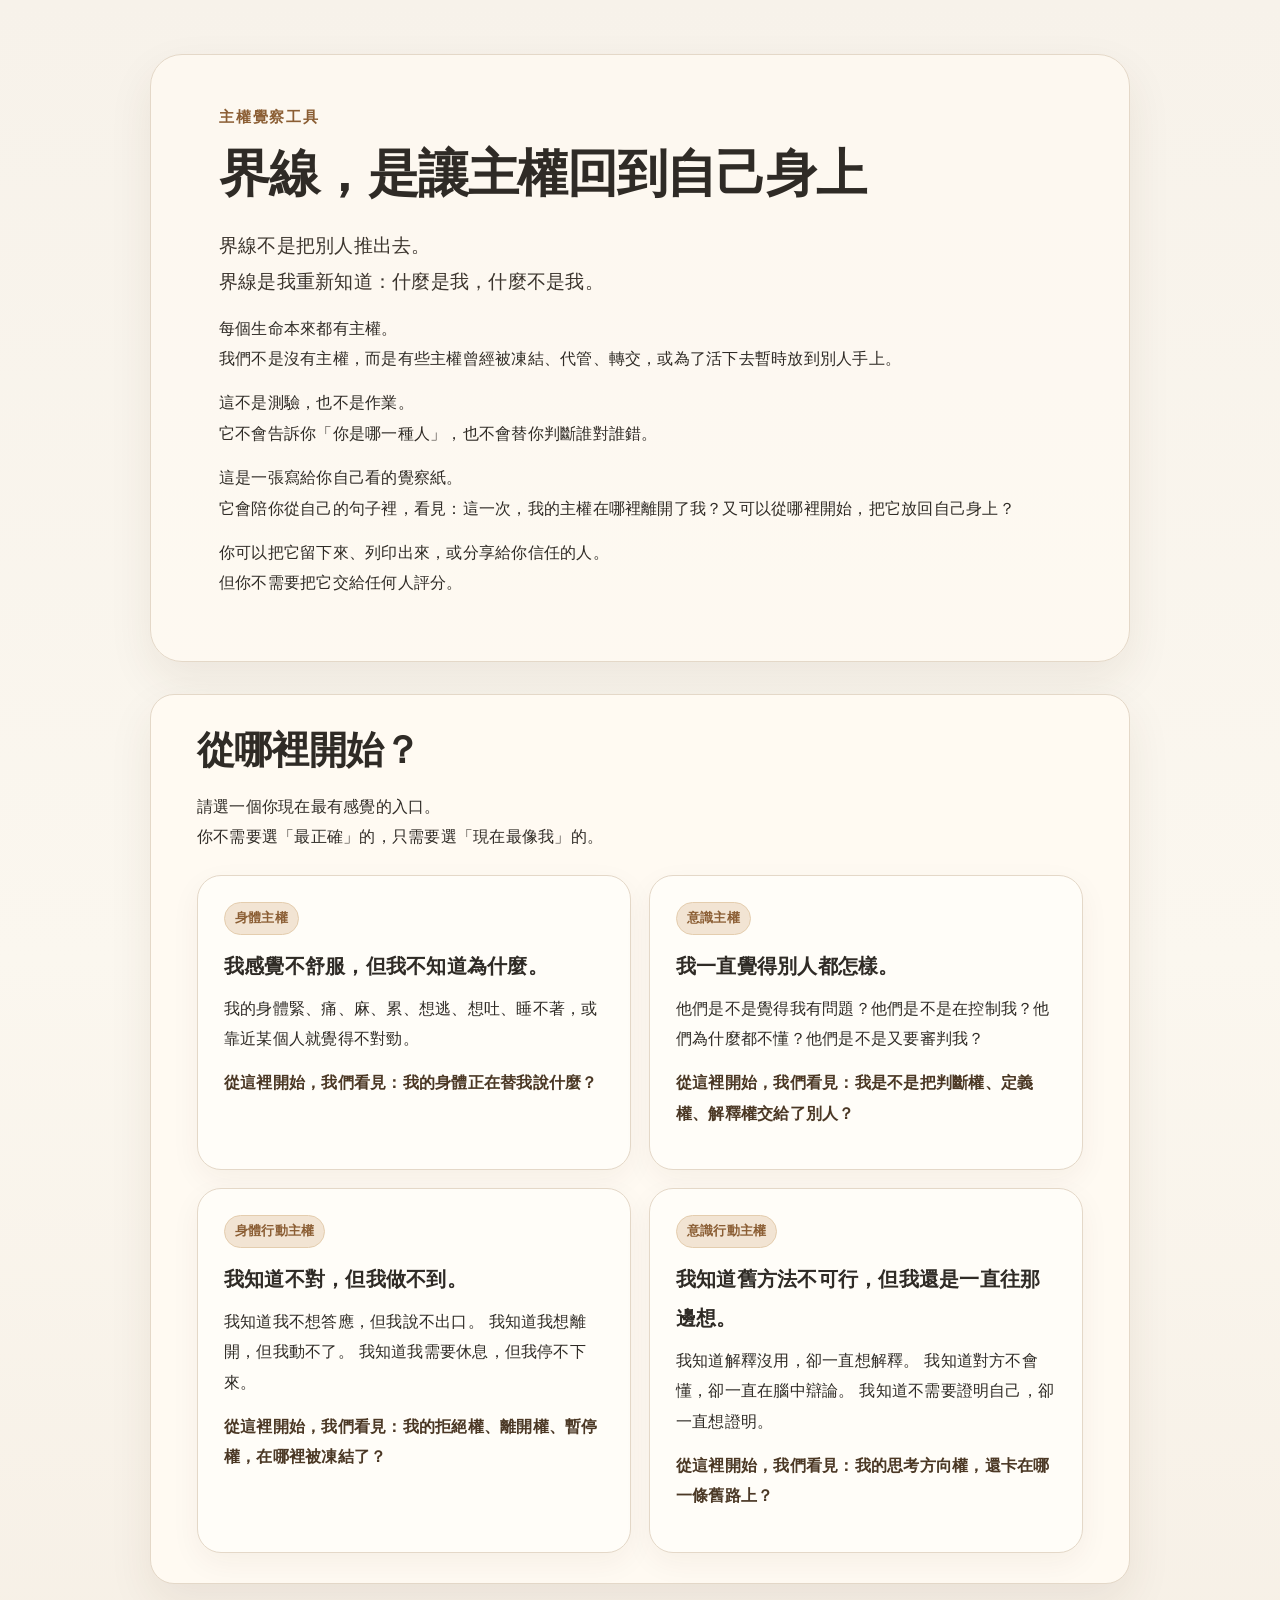
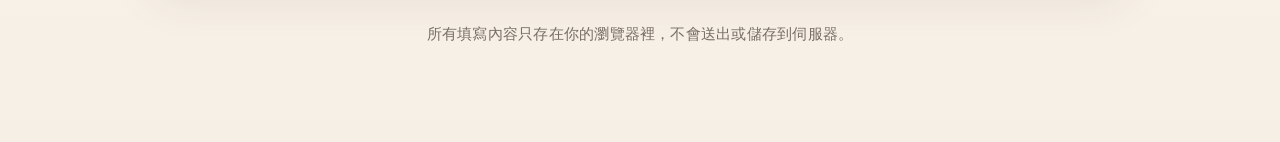
<file: index.html>
<!doctype html><html lang="zh-Hant"><head><meta charset="utf-8"><meta name="viewport" content="width=device-width,initial-scale=1"><title>界線，是讓主權回到自己身上</title><link rel="stylesheet" href="styles.css"></head><body><main class="container">
<section class="hero">
<div class="eyebrow">主權覺察工具</div>
<h1>界線，是讓主權回到自己身上</h1>
<p class="lead">界線不是把別人推出去。<br>界線是我重新知道：什麼是我，什麼不是我。</p>
<p>每個生命本來都有主權。<br>我們不是沒有主權，而是有些主權曾經被凍結、代管、轉交，或為了活下去暫時放到別人手上。</p>
<p>這不是測驗，也不是作業。<br>它不會告訴你「你是哪一種人」，也不會替你判斷誰對誰錯。</p>
<p>這是一張寫給你自己看的覺察紙。<br>它會陪你從自己的句子裡，看見：這一次，我的主權在哪裡離開了我？又可以從哪裡開始，把它放回自己身上？</p>
<p>你可以把它留下來、列印出來，或分享給你信任的人。<br>但你不需要把它交給任何人評分。</p>
</section>
<section class="section-card">
<h2>從哪裡開始？</h2>
<p>請選一個你現在最有感覺的入口。<br>你不需要選「最正確」的，只需要選「現在最像我」的。</p>
<div class="grid">
<a class="entry-card" href="body.html"><span class="tag">身體主權</span><strong>我感覺不舒服，但我不知道為什麼。</strong><p>我的身體緊、痛、麻、累、想逃、想吐、睡不著，或靠近某個人就覺得不對勁。</p><p class="question">從這裡開始，我們看見：我的身體正在替我說什麼？</p></a>
<a class="entry-card" href="consciousness.html"><span class="tag">意識主權</span><strong>我一直覺得別人都怎樣。</strong><p>他們是不是覺得我有問題？他們是不是在控制我？他們為什麼都不懂？他們是不是又要審判我？</p><p class="question">從這裡開始，我們看見：我是不是把判斷權、定義權、解釋權交給了別人？</p></a>
<a class="entry-card" href="body-action.html"><span class="tag">身體行動主權</span><strong>我知道不對，但我做不到。</strong><p>我知道我不想答應，但我說不出口。 我知道我想離開，但我動不了。 我知道我需要休息，但我停不下來。</p><p class="question">從這裡開始，我們看見：我的拒絕權、離開權、暫停權，在哪裡被凍結了？</p></a>
<a class="entry-card" href="conscious-action.html"><span class="tag">意識行動主權</span><strong>我知道舊方法不可行，但我還是一直往那邊想。</strong><p>我知道解釋沒用，卻一直想解釋。 我知道對方不會懂，卻一直在腦中辯論。 我知道不需要證明自己，卻一直想證明。</p><p class="question">從這裡開始，我們看見：我的思考方向權，還卡在哪一條舊路上？</p></a>
</div>
</section>
<p class="footer-note">所有填寫內容只存在你的瀏覽器裡，不會送出或儲存到伺服器。</p>
</main></body></html>
</file>
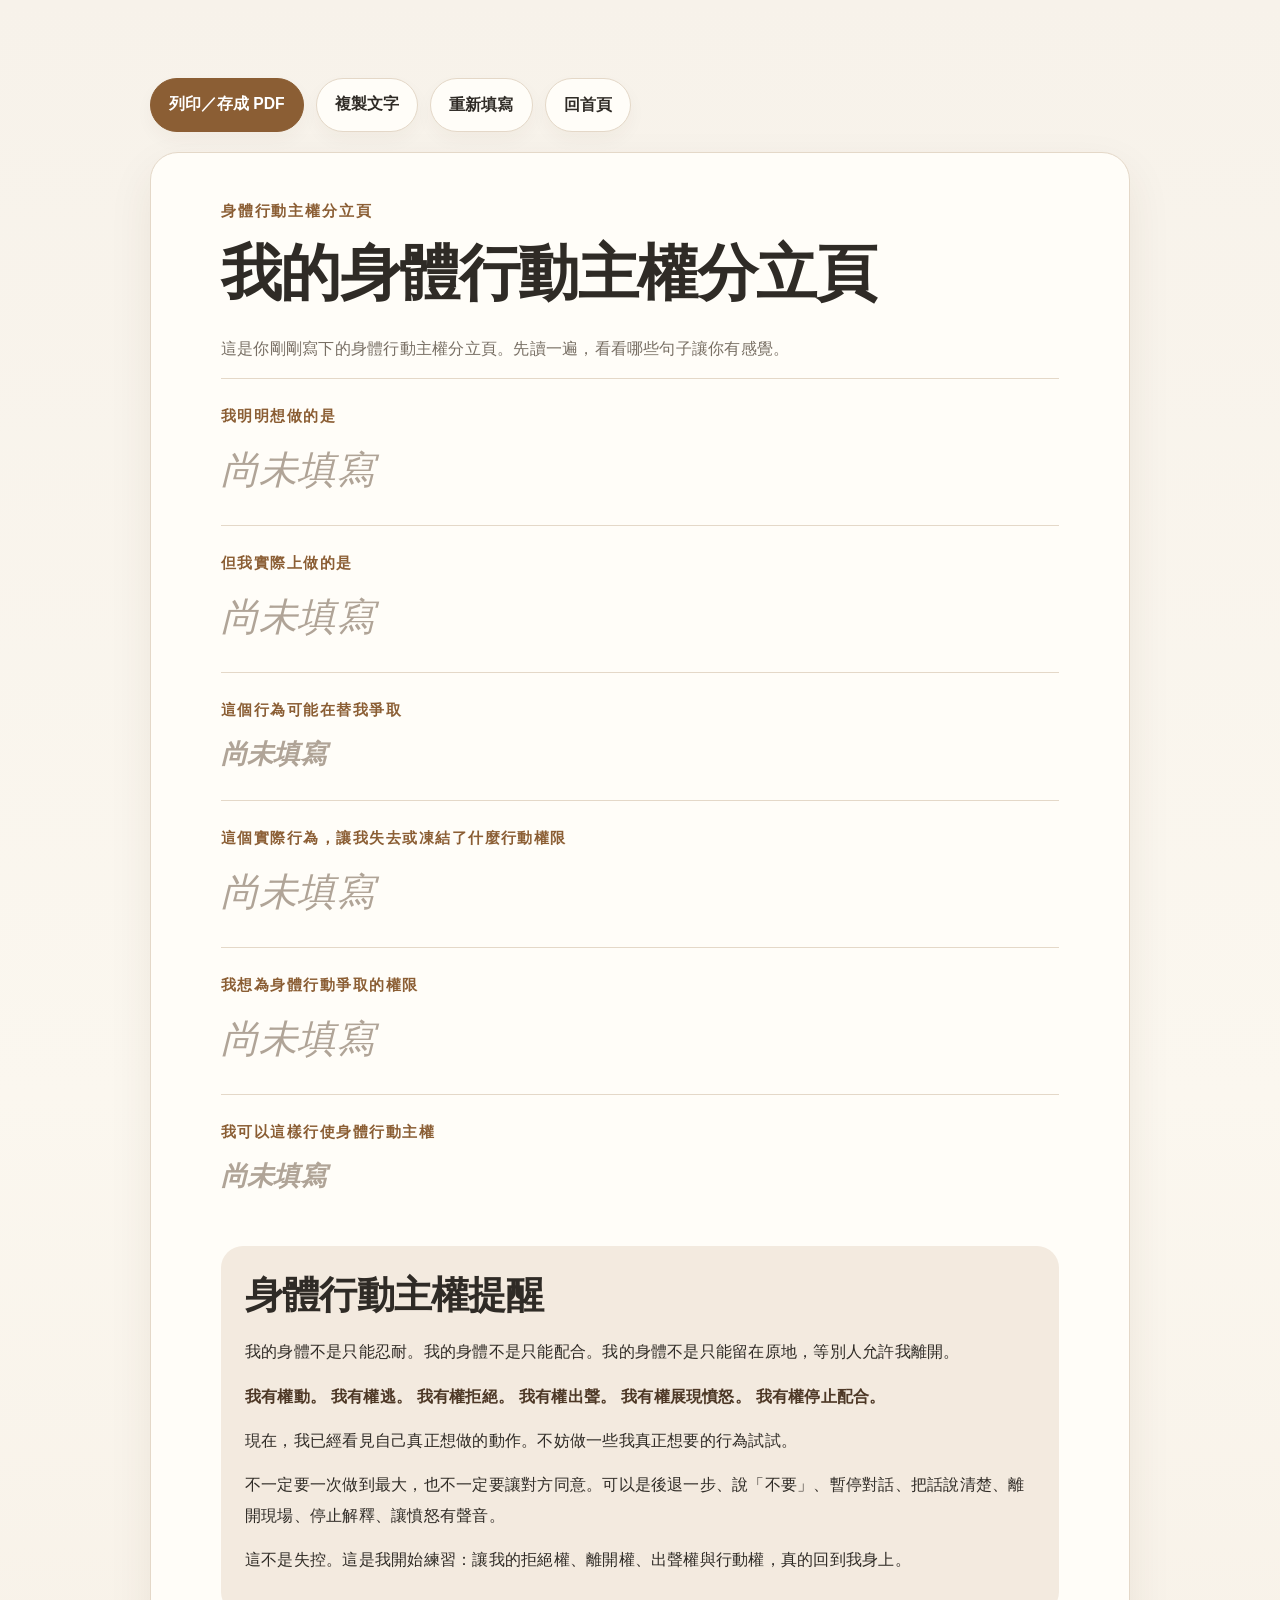
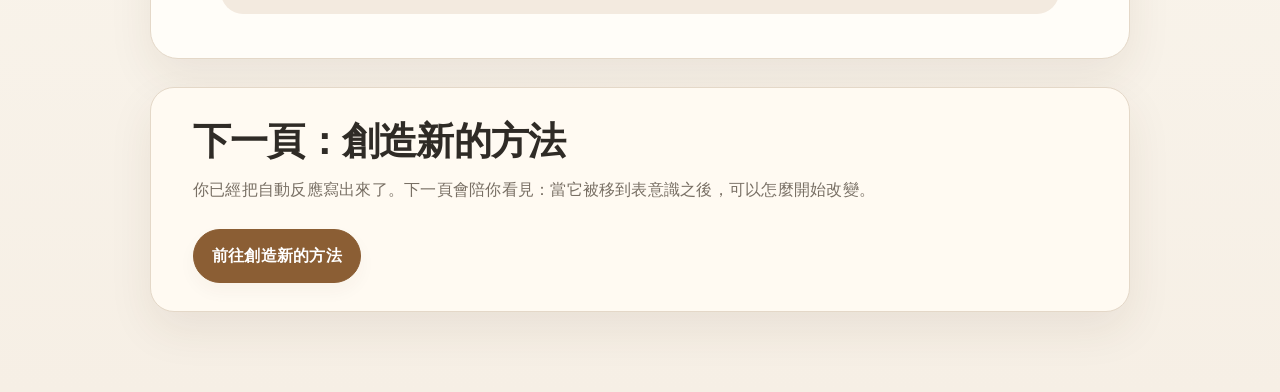
<file: body-action-result.html>
<!doctype html><html lang="zh-Hant"><head><meta charset="utf-8"><meta name="viewport" content="width=device-width,initial-scale=1"><title>我的身體行動主權分立頁</title><link rel="stylesheet" href="styles.css"></head><body onload="fillResults('boundary_body_action')"><main class="container"><div class="actions no-print"><button class="primary" onclick="window.print()">列印／存成 PDF</button><button onclick="copyResult()">複製文字</button><a class="button" href="body-action.html">重新填寫</a><a class="button" href="index.html">回首頁</a></div>
<section class="print-page"><div class="eyebrow">身體行動主權分立頁</div><h1>我的身體行動主權分立頁</h1><p class="muted">這是你剛剛寫下的身體行動主權分立頁。先讀一遍，看看哪些句子讓你有感覺。</p>
<div class="result-block"><div class="result-label">我明明想做的是</div><div class="result-text" data-result="wanted"></div></div>
<div class="result-block"><div class="result-label">但我實際上做的是</div><div class="result-text" data-result="actual"></div></div>
<div class="result-block"><div class="result-label">這個行為可能在替我爭取</div><div class="result-text medium" data-result="fear"></div></div>
<div class="result-block"><div class="result-label">這個實際行為，讓我失去或凍結了什麼行動權限</div><div class="result-text" data-result="frozen_right"></div></div>
<div class="result-block"><div class="result-label">我想為身體行動爭取的權限</div><div class="result-text" data-result="right"></div></div>
<div class="result-block"><div class="result-label">我可以這樣行使身體行動主權</div><div class="result-text medium" data-result="practice"></div></div>
<div class="reminder"><h2>身體行動主權提醒</h2><p>我的身體不是只能忍耐。我的身體不是只能配合。我的身體不是只能留在原地，等別人允許我離開。</p><p><strong>我有權動。 我有權逃。 我有權拒絕。 我有權出聲。 我有權展現憤怒。 我有權停止配合。</strong></p><p>現在，我已經看見自己真正想做的動作。不妨做一些我真正想要的行為試試。</p><p>不一定要一次做到最大，也不一定要讓對方同意。可以是後退一步、說「不要」、暫停對話、把話說清楚、離開現場、停止解釋、讓憤怒有聲音。</p><p>這不是失控。這是我開始練習：讓我的拒絕權、離開權、出聲權與行動權，真的回到我身上。</p></div>
</section>
<section class="method-cta no-print"><h2>下一頁：創造新的方法</h2><p class="muted">你已經把自動反應寫出來了。下一頁會陪你看見：當它被移到表意識之後，可以怎麼開始改變。</p><a class="button primary" href="create-method.html">前往創造新的方法</a></section>
</main><script src="script.js"></script></body></html>
</file>
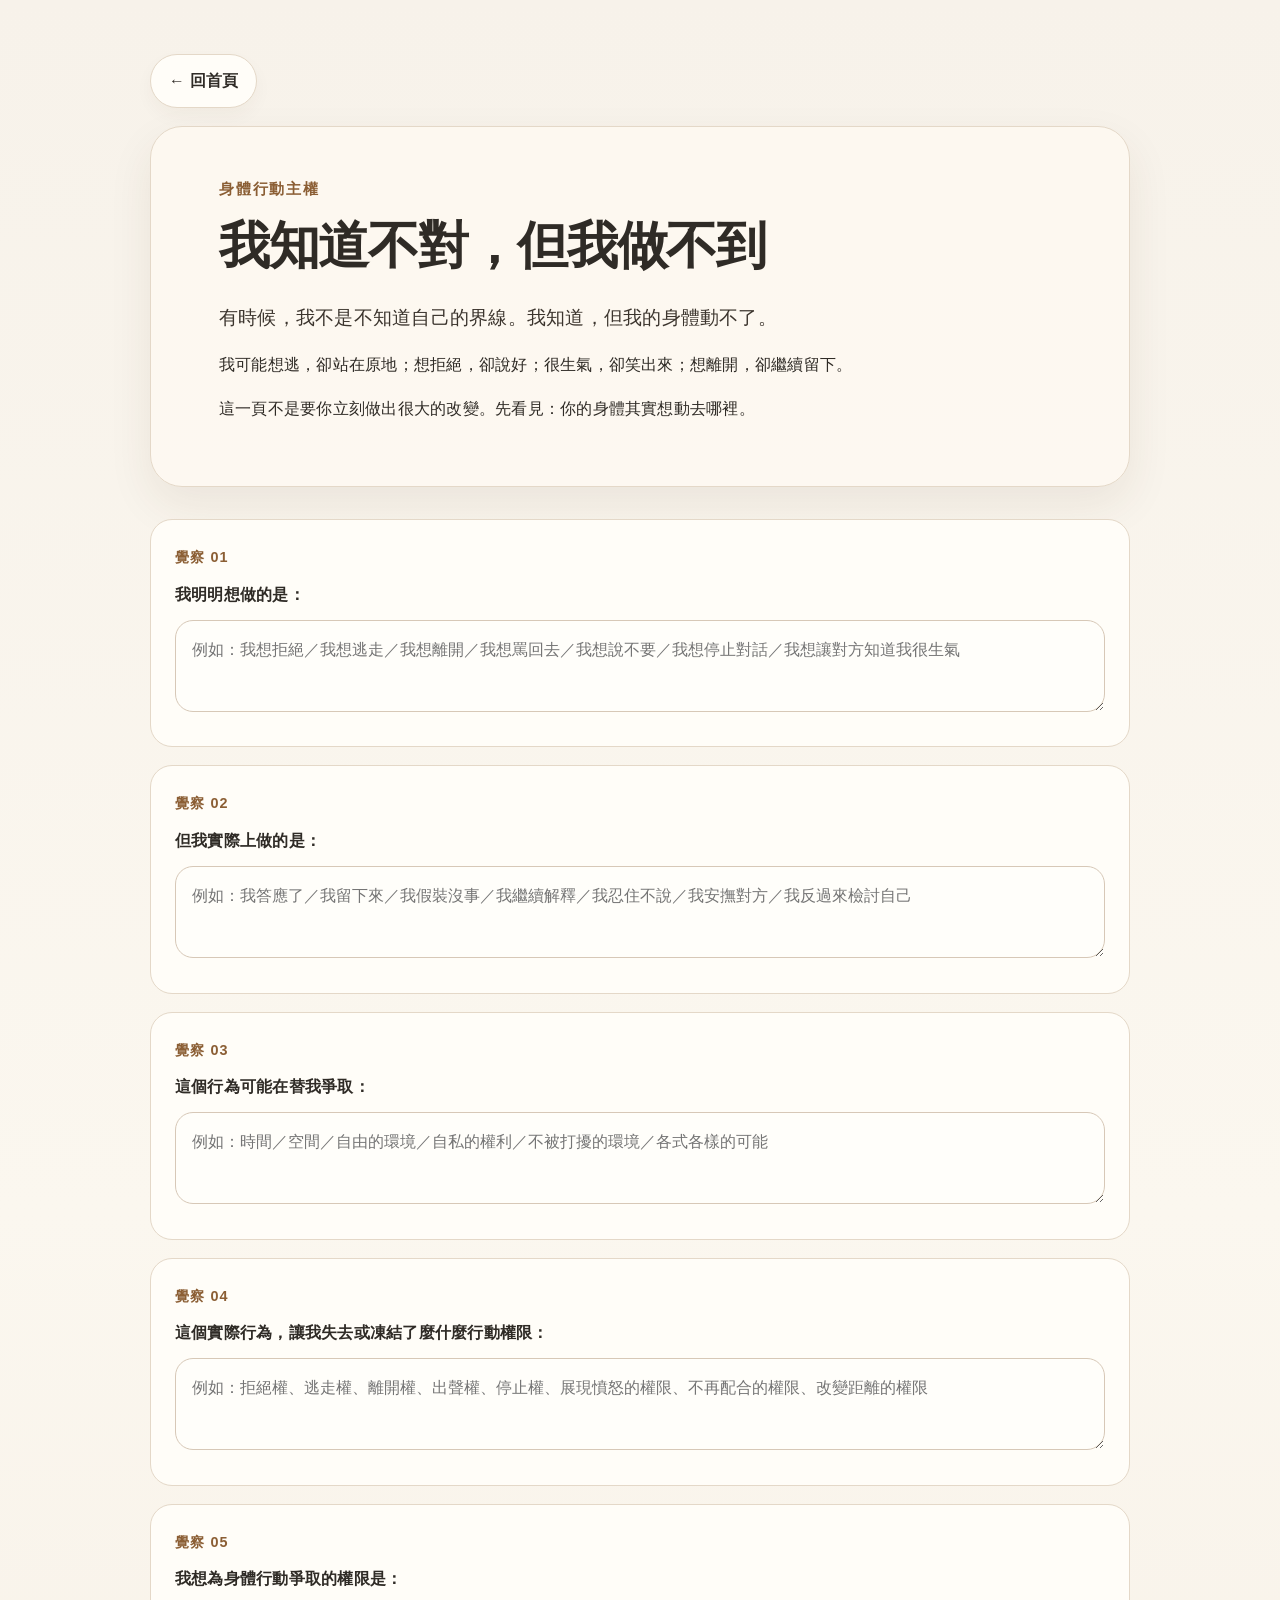
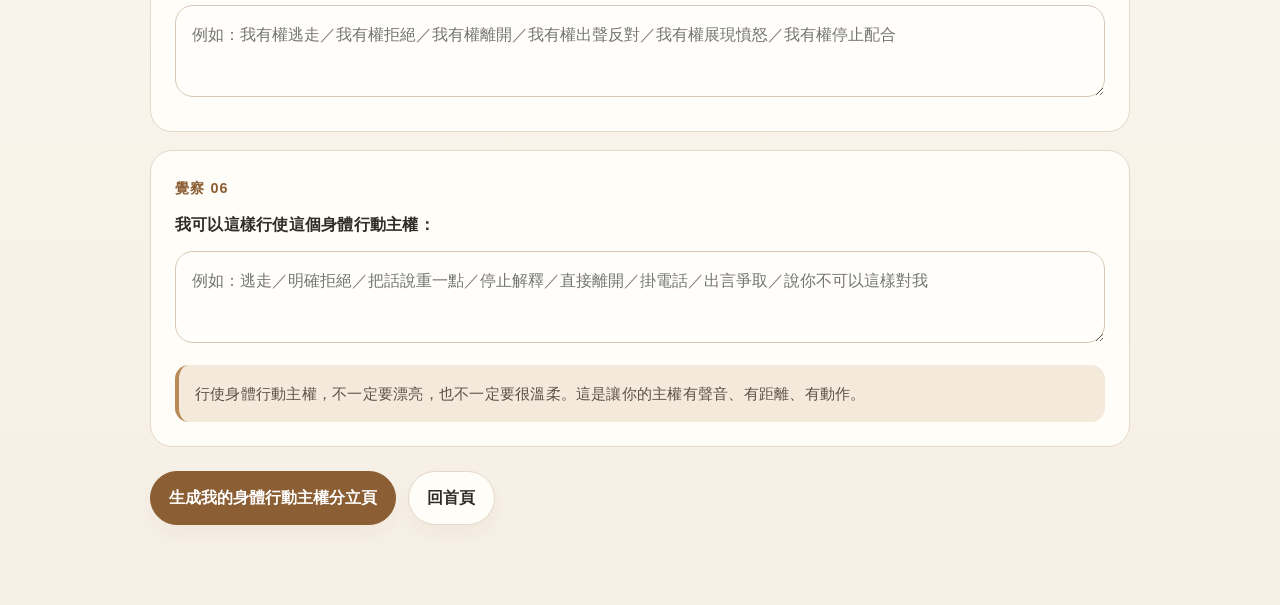
<file: body-action.html>
<!doctype html><html lang="zh-Hant"><head><meta charset="utf-8"><meta name="viewport" content="width=device-width,initial-scale=1"><title>身體行動主權</title><link rel="stylesheet" href="styles.css"></head><body><main class="container"><nav class="nav no-print"><a href="index.html">← 回首頁</a></nav>
<section class="hero"><div class="eyebrow">身體行動主權</div><h1>我知道不對，但我做不到</h1><p class="lead">有時候，我不是不知道自己的界線。我知道，但我的身體動不了。</p><p>我可能想逃，卻站在原地；想拒絕，卻說好；很生氣，卻笑出來；想離開，卻繼續留下。</p><p>這一頁不是要你立刻做出很大的改變。先看見：你的身體其實想動去哪裡。</p></section>
<form data-form>
<section class="prompt-card"><div class="num">覺察 01</div><label>我明明想做的是：</label><textarea name="wanted" placeholder="例如：我想拒絕／我想逃走／我想離開／我想罵回去／我想說不要／我想停止對話／我想讓對方知道我很生氣"></textarea></section>
<section class="prompt-card"><div class="num">覺察 02</div><label>但我實際上做的是：</label><textarea name="actual" placeholder="例如：我答應了／我留下來／我假裝沒事／我繼續解釋／我忍住不說／我安撫對方／我反過來檢討自己"></textarea></section>
<section class="prompt-card"><div class="num">覺察 03</div><label>這個行為可能在替我爭取：</label><textarea name="fear" placeholder="例如：時間／空間／自由的環境／自私的權利／不被打擾的環境／各式各樣的可能"></textarea></section>
<section class="prompt-card"><div class="num">覺察 04</div><label>這個實際行為，讓我失去或凍結了麼什麼行動權限：</label><textarea name="frozen_right" placeholder="例如：拒絕權、逃走權、離開權、出聲權、停止權、展現憤怒的權限、不再配合的權限、改變距離的權限"></textarea></section>
<section class="prompt-card"><div class="num">覺察 05</div><label>我想為身體行動爭取的權限是：</label><textarea name="right" placeholder="例如：我有權逃走／我有權拒絕／我有權離開／我有權出聲反對／我有權展現憤怒／我有權停止配合"></textarea></section>
<section class="prompt-card"><div class="num">覺察 06</div><label>我可以這樣行使這個身體行動主權：</label><textarea name="practice" placeholder="例如：逃走／明確拒絕／把話說重一點／停止解釋／直接離開／掛電話／出言爭取／說你不可以這樣對我"></textarea><div class="hint">行使身體行動主權，不一定要漂亮，也不一定要很溫柔。這是讓你的主權有聲音、有距離、有動作。</div></section>
<div class="actions no-print"><button type="button" class="primary" onclick="saveAndGo('boundary_body_action','body-action-result.html')">生成我的身體行動主權分立頁</button><a class="button" href="index.html">回首頁</a></div>
</form></main><script src="script.js"></script></body></html>
</file>
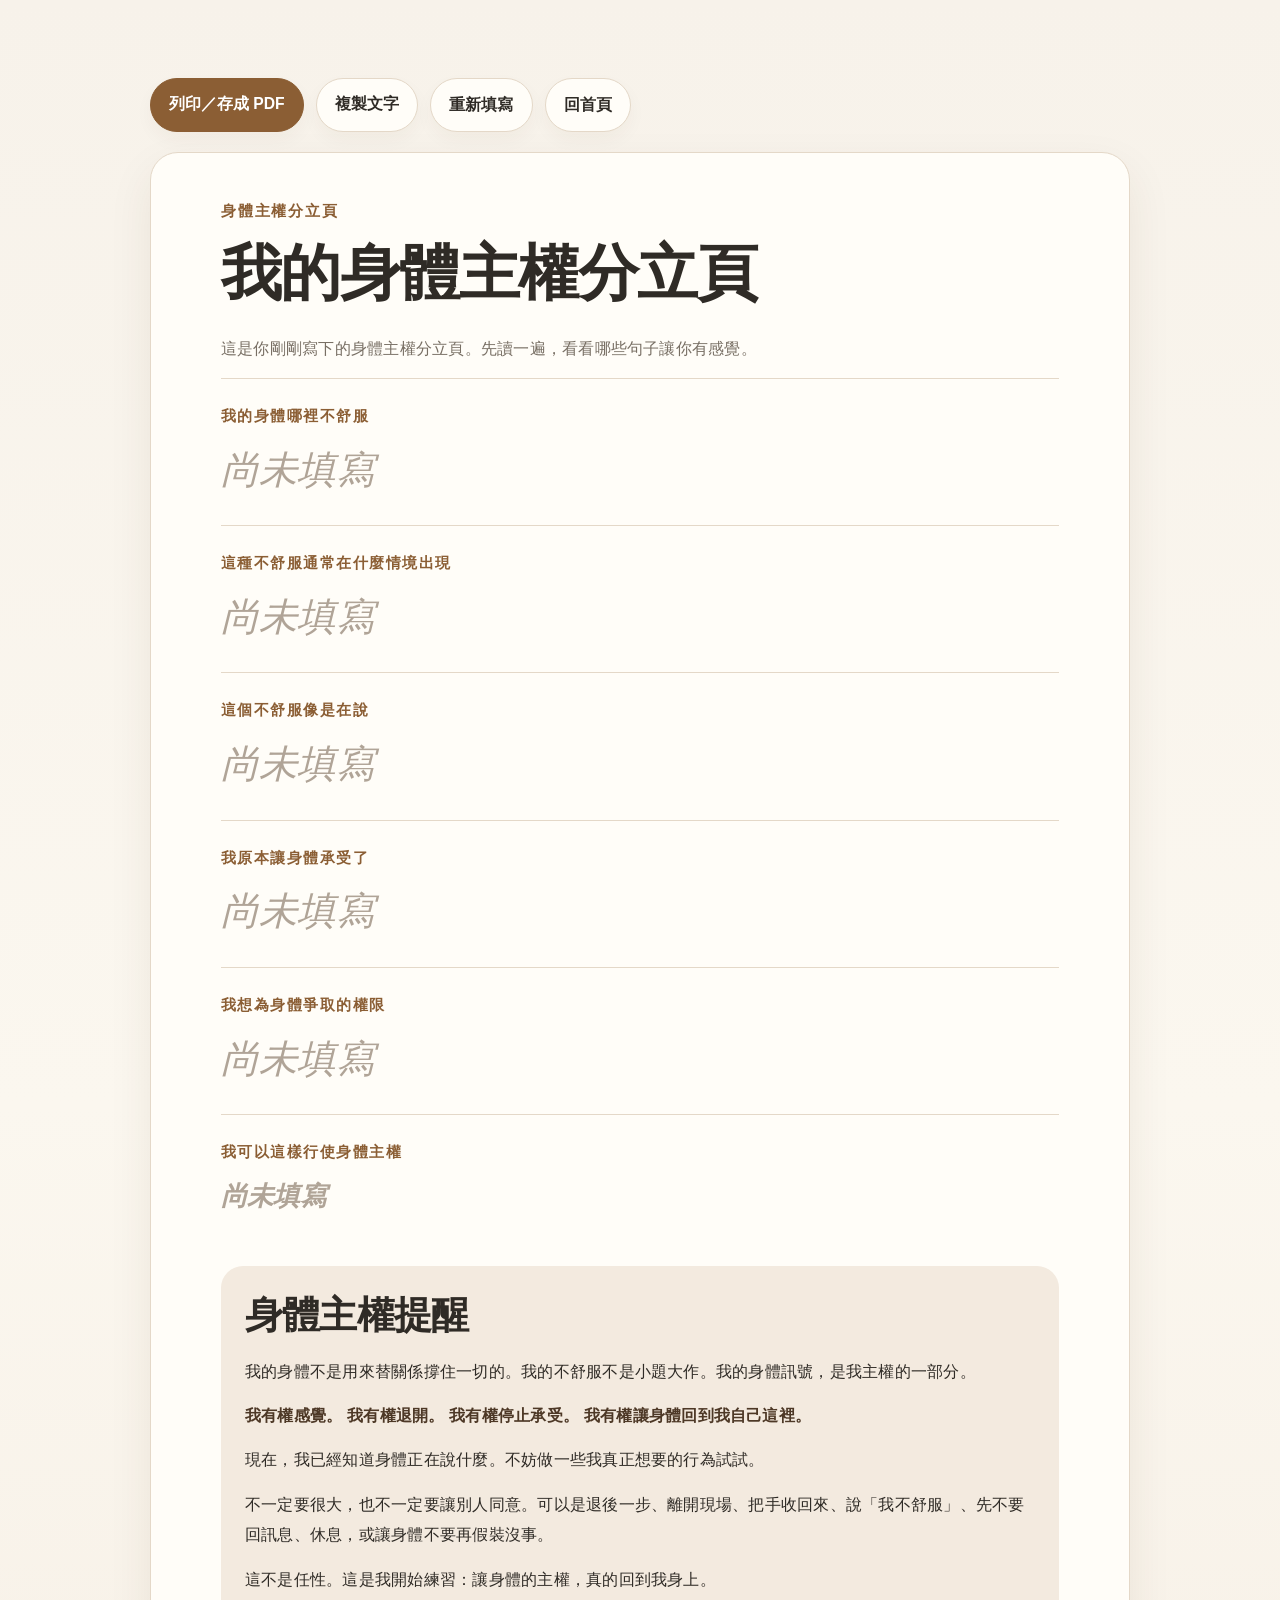
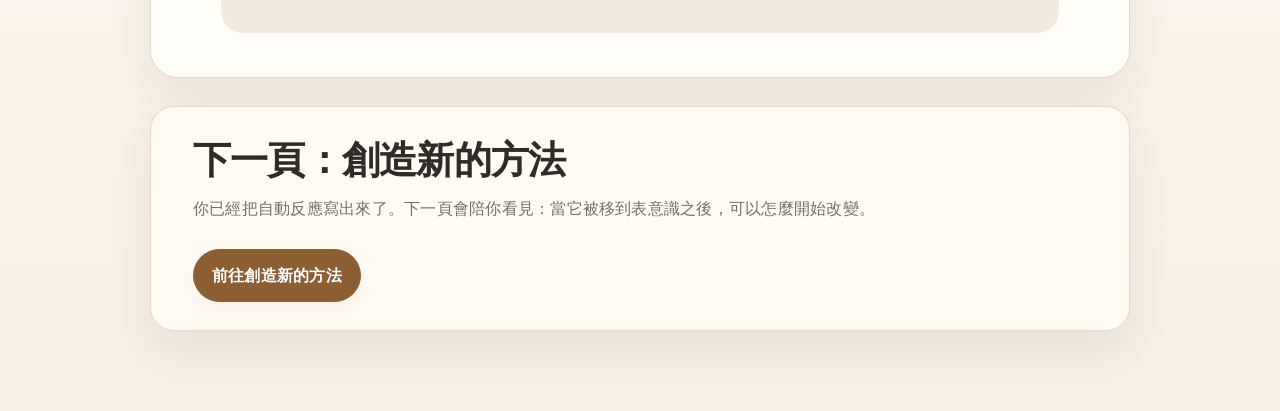
<file: body-result.html>
<!doctype html><html lang="zh-Hant"><head><meta charset="utf-8"><meta name="viewport" content="width=device-width,initial-scale=1"><title>我的身體主權分立頁</title><link rel="stylesheet" href="styles.css"></head><body onload="fillResults('boundary_body')"><main class="container"><div class="actions no-print"><button class="primary" onclick="window.print()">列印／存成 PDF</button><button onclick="copyResult()">複製文字</button><a class="button" href="body.html">重新填寫</a><a class="button" href="index.html">回首頁</a></div>
<section class="print-page"><div class="eyebrow">身體主權分立頁</div><h1>我的身體主權分立頁</h1><p class="muted">這是你剛剛寫下的身體主權分立頁。先讀一遍，看看哪些句子讓你有感覺。</p>
<div class="result-block"><div class="result-label">我的身體哪裡不舒服</div><div class="result-text" data-result="trigger"></div></div>
<div class="result-block"><div class="result-label">這種不舒服通常在什麼情境出現</div><div class="result-text" data-result="body_reacts"></div></div>
<div class="result-block"><div class="result-label">這個不舒服像是在說</div><div class="result-text" data-result="body_says"></div></div>
<div class="result-block"><div class="result-label">我原本讓身體承受了</div><div class="result-text" data-result="body_bore"></div></div>
<div class="result-block"><div class="result-label">我想為身體爭取的權限</div><div class="result-text" data-result="right"></div></div>
<div class="result-block"><div class="result-label">我可以這樣行使身體主權</div><div class="result-text medium" data-result="practice"></div></div>
<div class="reminder"><h2>身體主權提醒</h2><p>我的身體不是用來替關係撐住一切的。我的不舒服不是小題大作。我的身體訊號，是我主權的一部分。</p><p><strong>我有權感覺。 我有權退開。 我有權停止承受。 我有權讓身體回到我自己這裡。</strong></p><p>現在，我已經知道身體正在說什麼。不妨做一些我真正想要的行為試試。</p><p>不一定要很大，也不一定要讓別人同意。可以是退後一步、離開現場、把手收回來、說「我不舒服」、先不要回訊息、休息，或讓身體不要再假裝沒事。</p><p>這不是任性。這是我開始練習：讓身體的主權，真的回到我身上。</p></div>
</section>
<section class="method-cta no-print"><h2>下一頁：創造新的方法</h2><p class="muted">你已經把自動反應寫出來了。下一頁會陪你看見：當它被移到表意識之後，可以怎麼開始改變。</p><a class="button primary" href="create-method.html">前往創造新的方法</a></section>
</main><script src="script.js"></script></body></html>
</file>
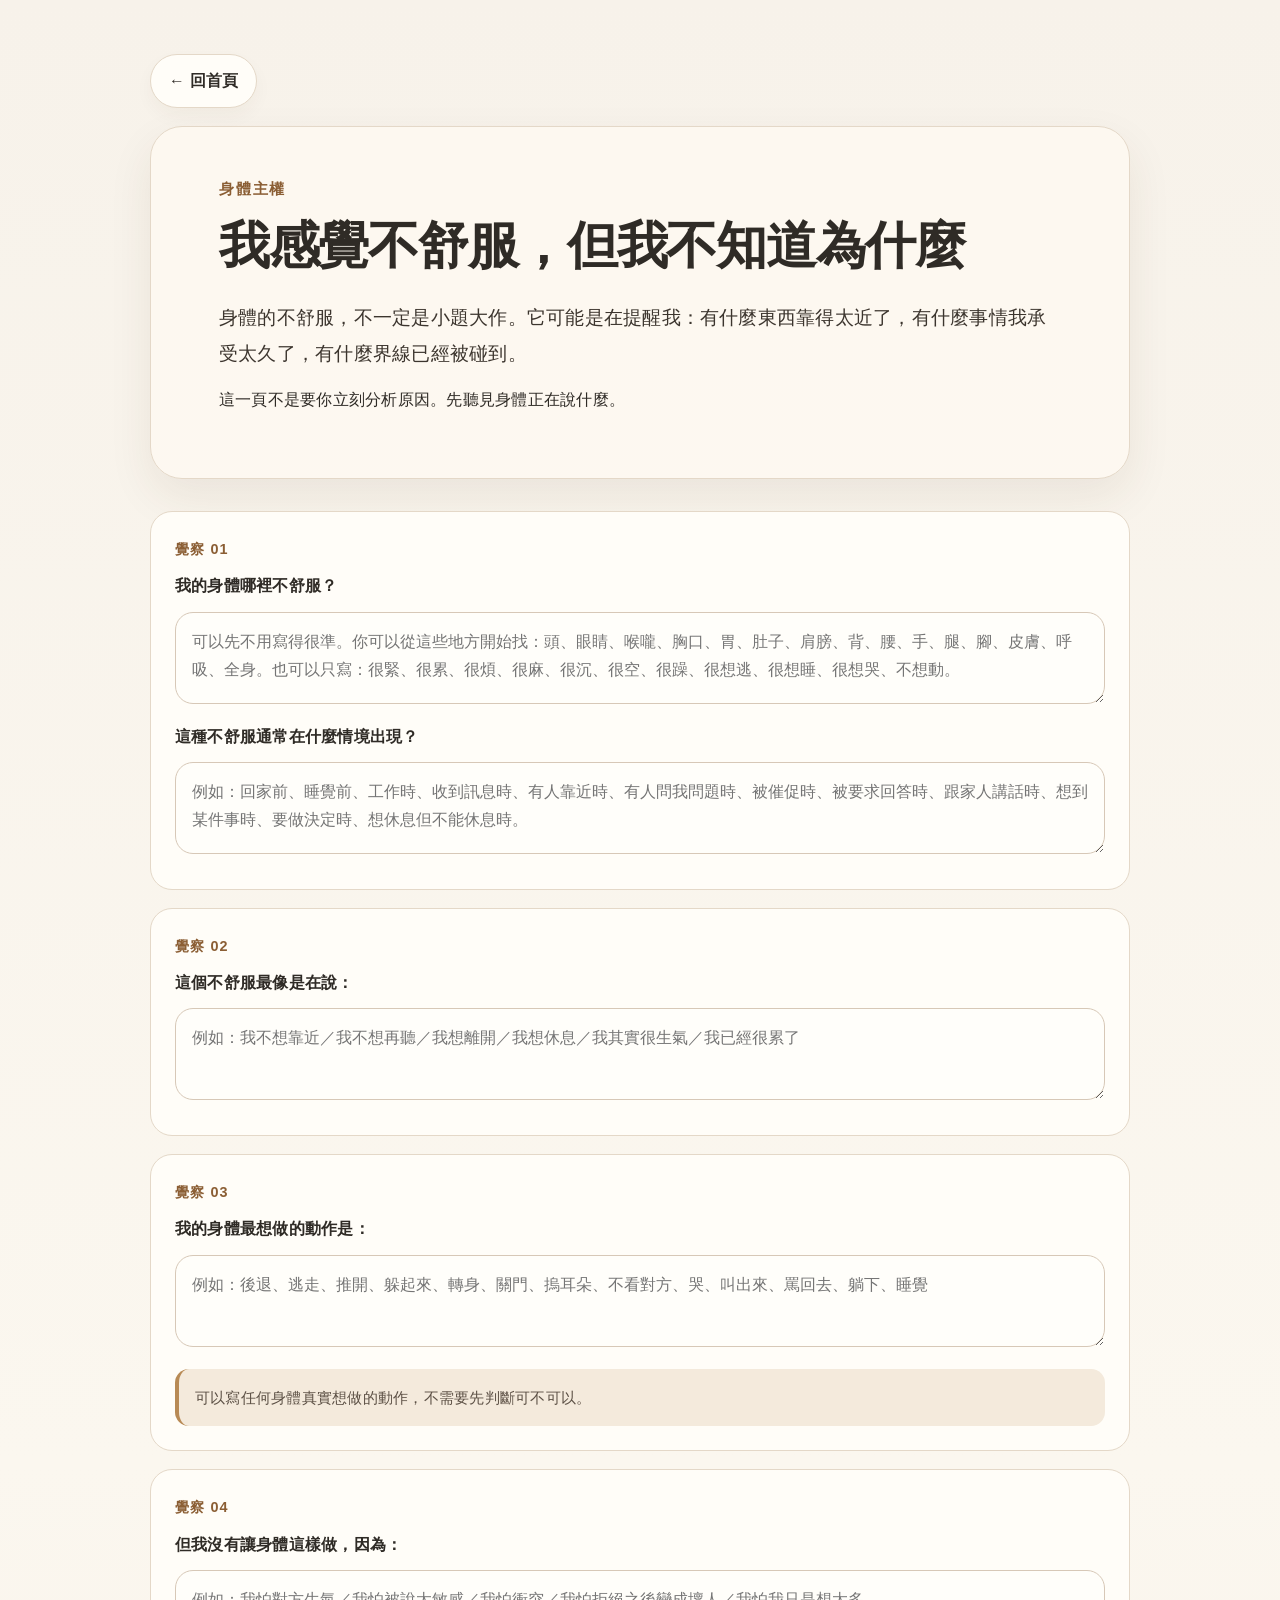
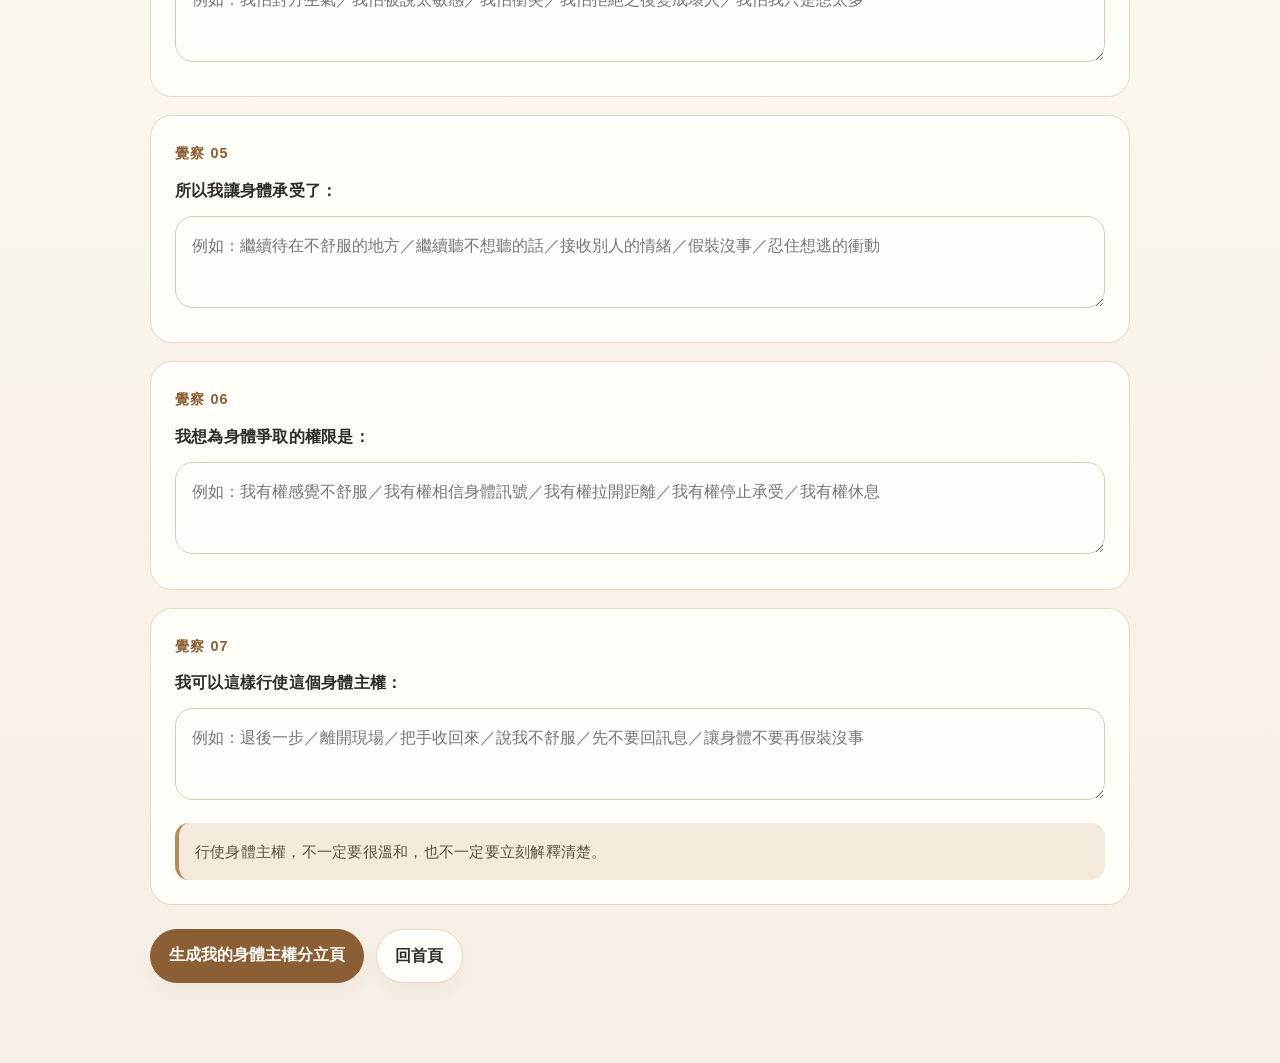
<file: body.html>
<!doctype html><html lang="zh-Hant"><head><meta charset="utf-8"><meta name="viewport" content="width=device-width,initial-scale=1"><title>身體主權</title><link rel="stylesheet" href="styles.css"></head><body><main class="container"><nav class="nav no-print"><a href="index.html">← 回首頁</a></nav>
<section class="hero"><div class="eyebrow">身體主權</div><h1>我感覺不舒服，但我不知道為什麼</h1><p class="lead">身體的不舒服，不一定是小題大作。它可能是在提醒我：有什麼東西靠得太近了，有什麼事情我承受太久了，有什麼界線已經被碰到。</p><p>這一頁不是要你立刻分析原因。先聽見身體正在說什麼。</p></section>
<form data-form>
<section class="prompt-card"><div class="num">覺察 01</div><label>我的身體哪裡不舒服？</label><textarea name="body_reacts" placeholder="可以先不用寫得很準。你可以從這些地方開始找：頭、眼睛、喉嚨、胸口、胃、肚子、肩膀、背、腰、手、腿、腳、皮膚、呼吸、全身。也可以只寫：很緊、很累、很煩、很麻、很沉、很空、很躁、很想逃、很想睡、很想哭、不想動。"></textarea><label>這種不舒服通常在什麼情境出現？</label><textarea name="trigger" placeholder="例如：回家前、睡覺前、工作時、收到訊息時、有人靠近時、有人問我問題時、被催促時、被要求回答時、跟家人講話時、想到某件事時、要做決定時、想休息但不能休息時。"></textarea></section>
<section class="prompt-card"><div class="num">覺察 02</div><label>這個不舒服最像是在說：</label><textarea name="body_says" placeholder="例如：我不想靠近／我不想再聽／我想離開／我想休息／我其實很生氣／我已經很累了"></textarea></section>
<section class="prompt-card"><div class="num">覺察 03</div><label>我的身體最想做的動作是：</label><textarea name="wanted_action" placeholder="例如：後退、逃走、推開、躲起來、轉身、關門、摀耳朵、不看對方、哭、叫出來、罵回去、躺下、睡覺"></textarea><div class="hint">可以寫任何身體真實想做的動作，不需要先判斷可不可以。</div></section>
<section class="prompt-card"><div class="num">覺察 04</div><label>但我沒有讓身體這樣做，因為：</label><textarea name="why_not" placeholder="例如：我怕對方生氣／我怕被說太敏感／我怕衝突／我怕拒絕之後變成壞人／我怕我只是想太多"></textarea></section>
<section class="prompt-card"><div class="num">覺察 05</div><label>所以我讓身體承受了：</label><textarea name="body_bore" placeholder="例如：繼續待在不舒服的地方／繼續聽不想聽的話／接收別人的情緒／假裝沒事／忍住想逃的衝動"></textarea></section>
<section class="prompt-card"><div class="num">覺察 06</div><label>我想為身體爭取的權限是：</label><textarea name="right" placeholder="例如：我有權感覺不舒服／我有權相信身體訊號／我有權拉開距離／我有權停止承受／我有權休息"></textarea></section>
<section class="prompt-card"><div class="num">覺察 07</div><label>我可以這樣行使這個身體主權：</label><textarea name="practice" placeholder="例如：退後一步／離開現場／把手收回來／說我不舒服／先不要回訊息／讓身體不要再假裝沒事"></textarea><div class="hint">行使身體主權，不一定要很溫和，也不一定要立刻解釋清楚。</div></section>
<div class="actions no-print"><button type="button" class="primary" onclick="saveAndGo('boundary_body','body-result.html')">生成我的身體主權分立頁</button><a class="button" href="index.html">回首頁</a></div>
</form></main><script src="script.js"></script></body></html>
</file>
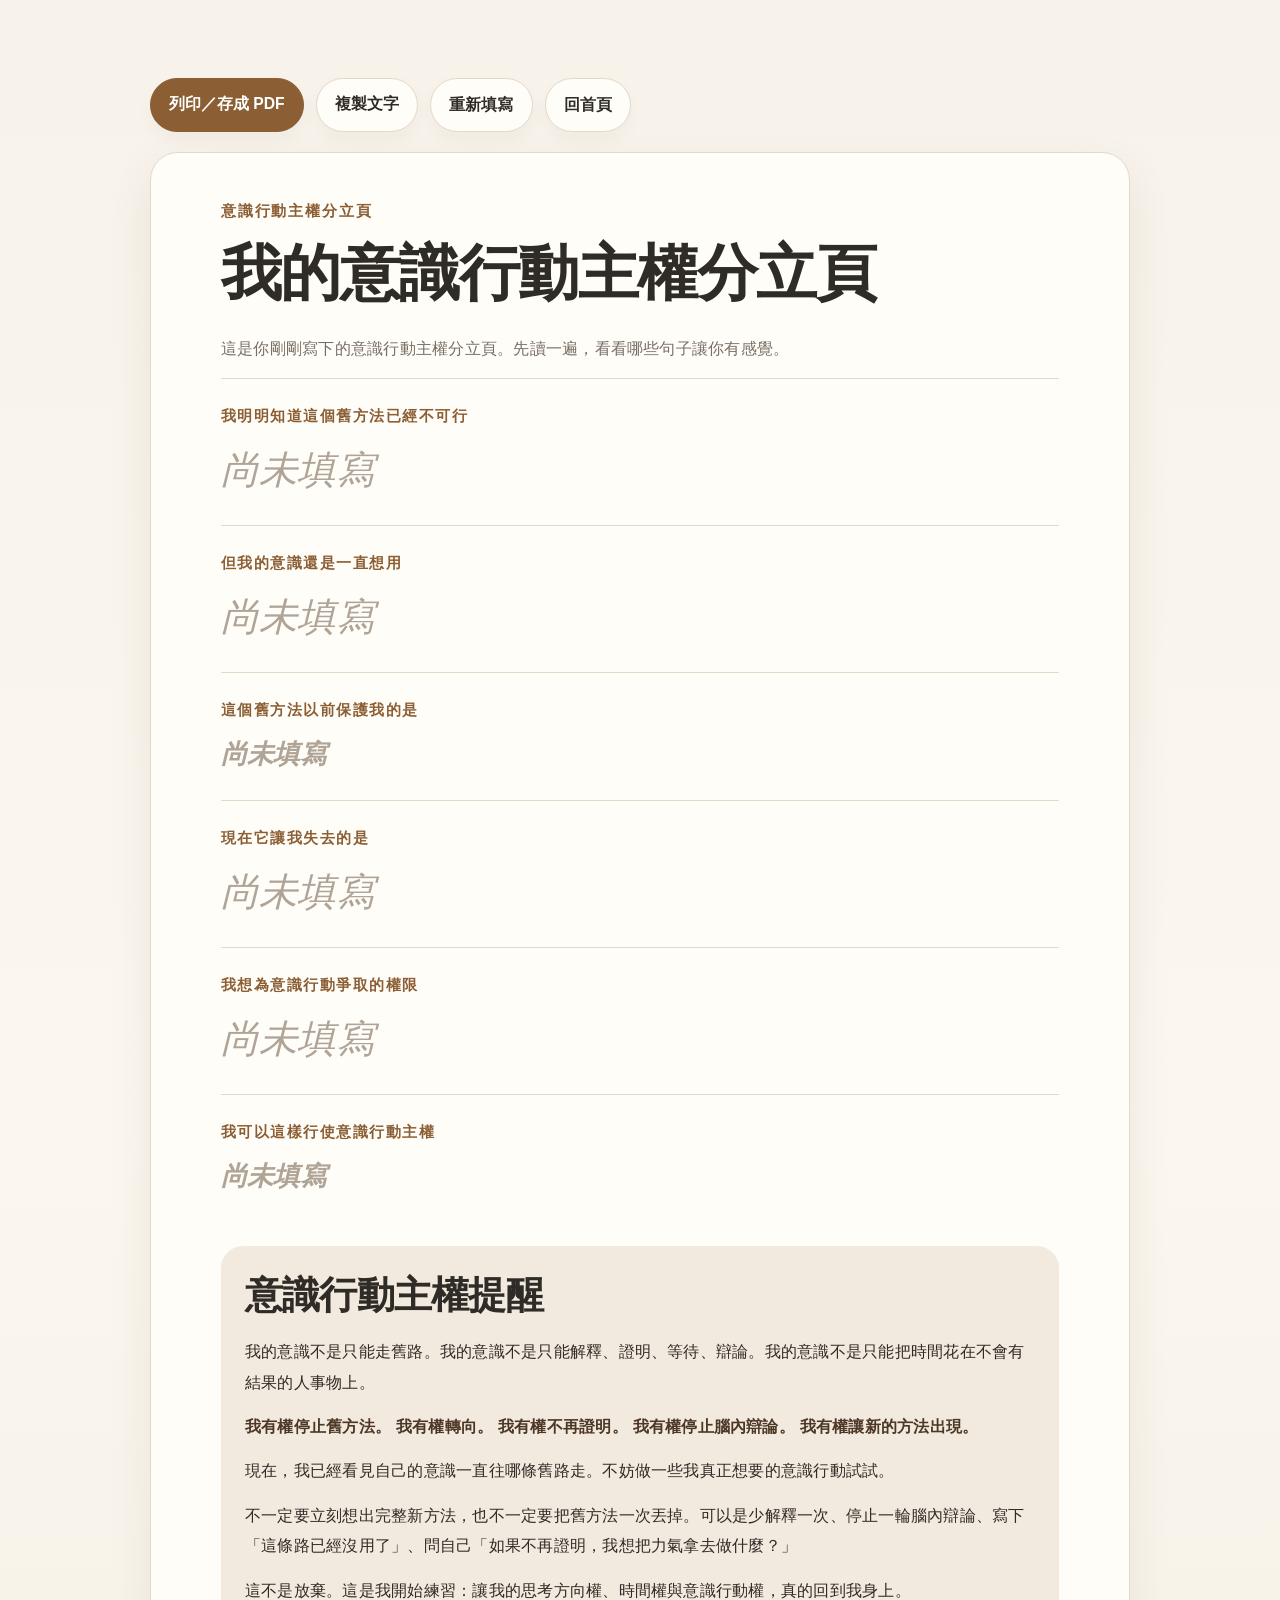
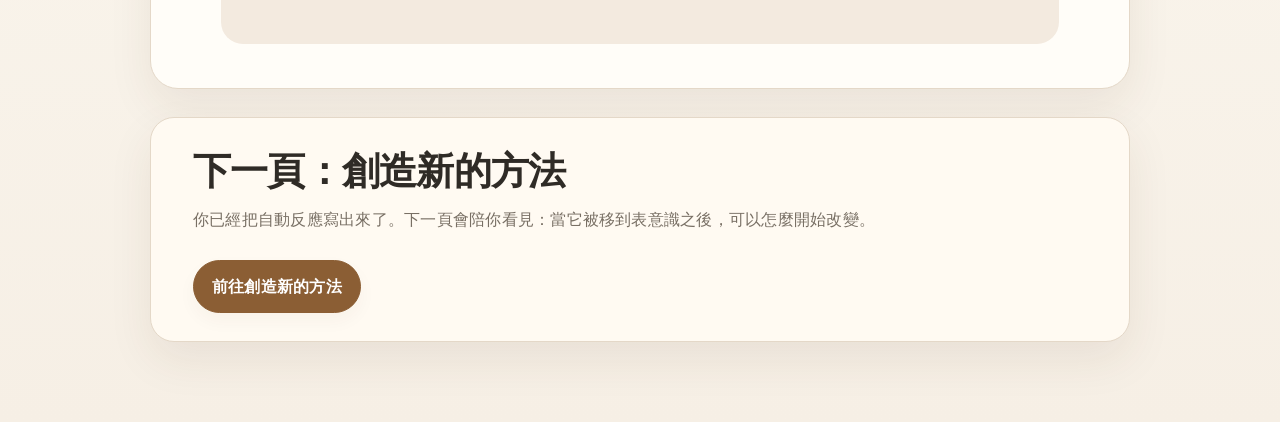
<file: conscious-action-result.html>
<!doctype html><html lang="zh-Hant"><head><meta charset="utf-8"><meta name="viewport" content="width=device-width,initial-scale=1"><title>我的意識行動主權分立頁</title><link rel="stylesheet" href="styles.css"></head><body onload="fillResults('boundary_conscious_action')"><main class="container"><div class="actions no-print"><button class="primary" onclick="window.print()">列印／存成 PDF</button><button onclick="copyResult()">複製文字</button><a class="button" href="conscious-action.html">重新填寫</a><a class="button" href="index.html">回首頁</a></div>
<section class="print-page"><div class="eyebrow">意識行動主權分立頁</div><h1>我的意識行動主權分立頁</h1><p class="muted">這是你剛剛寫下的意識行動主權分立頁。先讀一遍，看看哪些句子讓你有感覺。</p>
<div class="result-block"><div class="result-label">我明明知道這個舊方法已經不可行</div><div class="result-text" data-result="old_method_known"></div></div>
<div class="result-block"><div class="result-label">但我的意識還是一直想用</div><div class="result-text" data-result="old_method_pull"></div></div>
<div class="result-block"><div class="result-label">這個舊方法以前保護我的是</div><div class="result-text medium" data-result="protected"></div></div>
<div class="result-block"><div class="result-label">現在它讓我失去的是</div><div class="result-text" data-result="lost"></div></div>
<div class="result-block"><div class="result-label">我想為意識行動爭取的權限</div><div class="result-text" data-result="right"></div></div>
<div class="result-block"><div class="result-label">我可以這樣行使意識行動主權</div><div class="result-text medium" data-result="practice"></div></div>
<div class="reminder"><h2>意識行動主權提醒</h2><p>我的意識不是只能走舊路。我的意識不是只能解釋、證明、等待、辯論。我的意識不是只能把時間花在不會有結果的人事物上。</p><p><strong>我有權停止舊方法。 我有權轉向。 我有權不再證明。 我有權停止腦內辯論。 我有權讓新的方法出現。</strong></p><p>現在，我已經看見自己的意識一直往哪條舊路走。不妨做一些我真正想要的意識行動試試。</p><p>不一定要立刻想出完整新方法，也不一定要把舊方法一次丟掉。可以是少解釋一次、停止一輪腦內辯論、寫下「這條路已經沒用了」、問自己「如果不再證明，我想把力氣拿去做什麼？」</p><p>這不是放棄。這是我開始練習：讓我的思考方向權、時間權與意識行動權，真的回到我身上。</p></div>
</section>
<section class="method-cta no-print"><h2>下一頁：創造新的方法</h2><p class="muted">你已經把自動反應寫出來了。下一頁會陪你看見：當它被移到表意識之後，可以怎麼開始改變。</p><a class="button primary" href="create-method.html">前往創造新的方法</a></section>
</main><script src="script.js"></script></body></html>
</file>
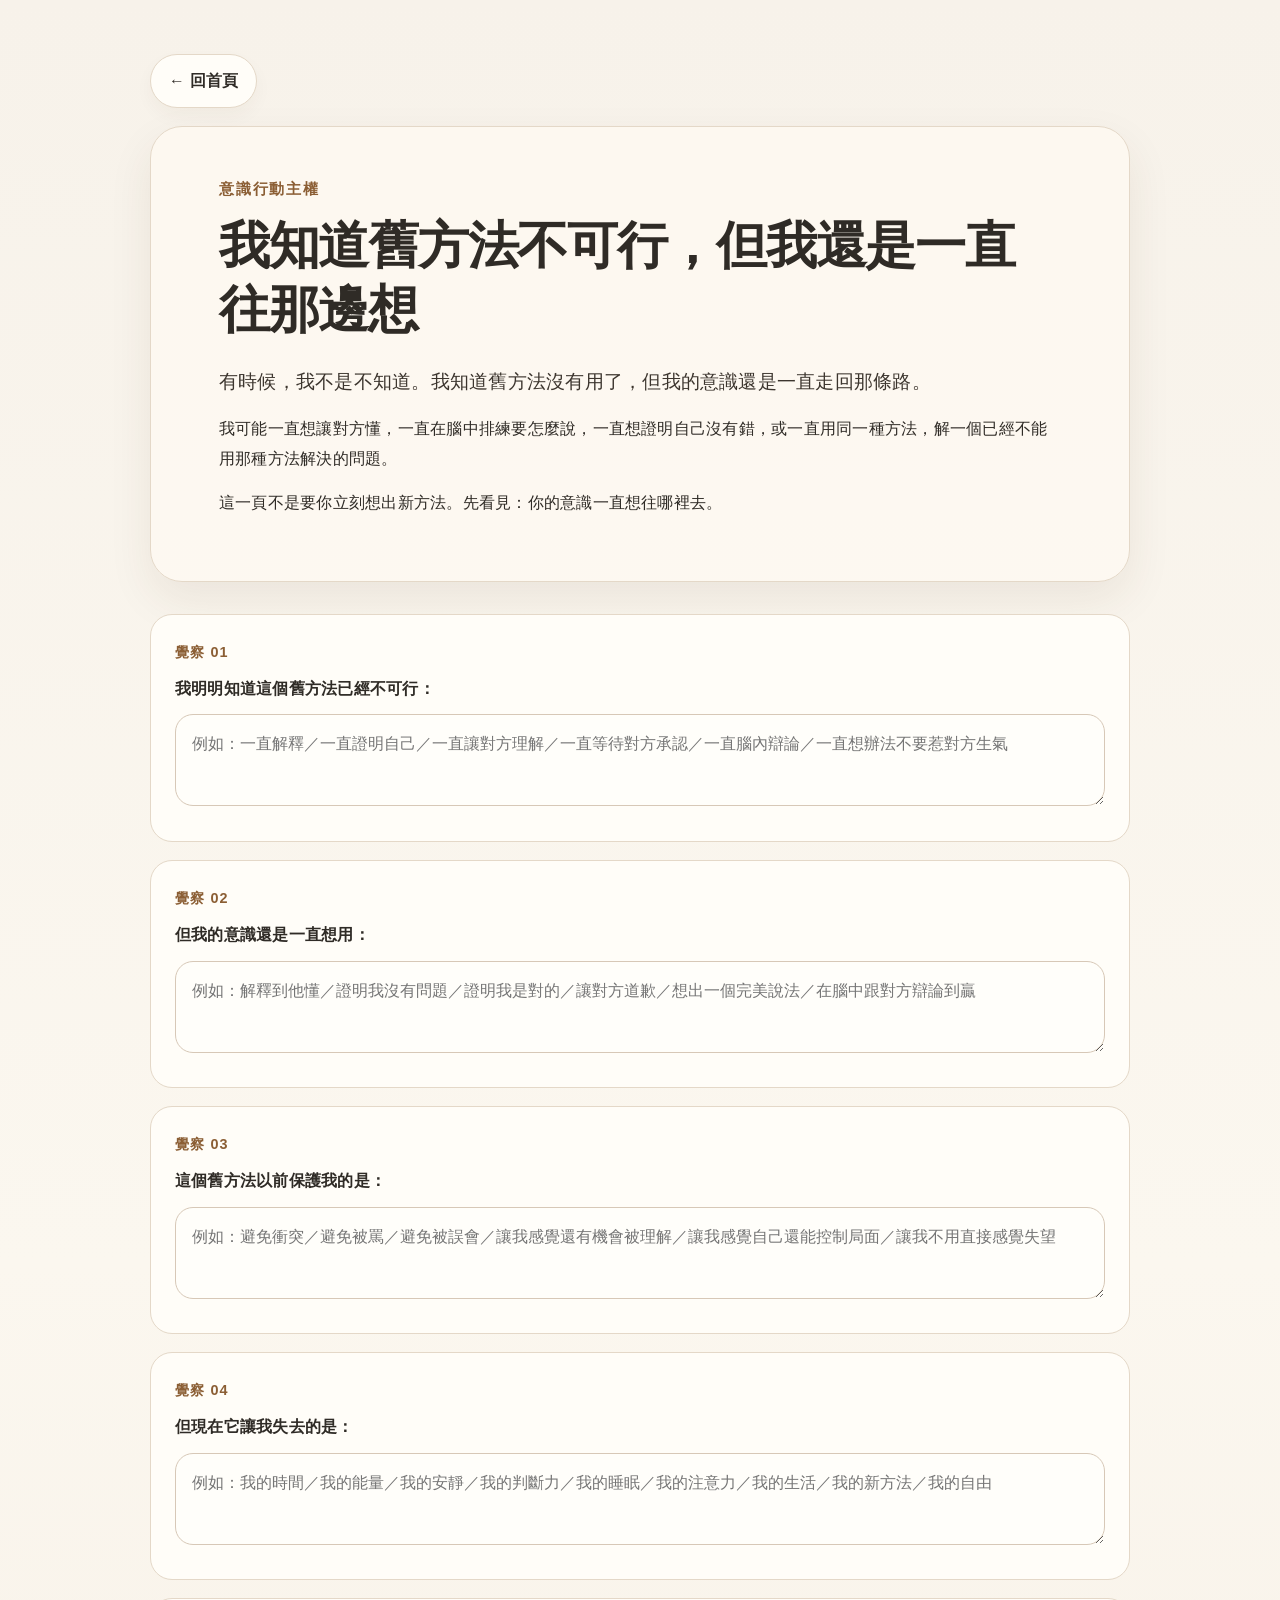
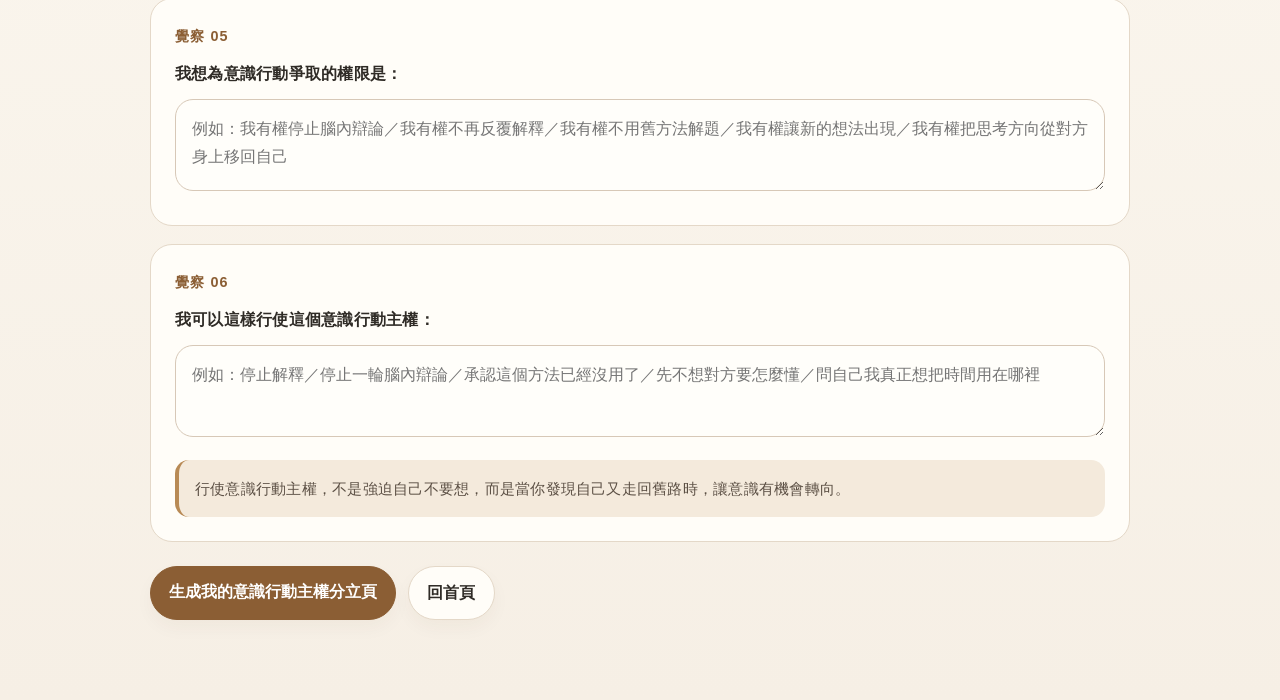
<file: conscious-action.html>
<!doctype html><html lang="zh-Hant"><head><meta charset="utf-8"><meta name="viewport" content="width=device-width,initial-scale=1"><title>意識行動主權</title><link rel="stylesheet" href="styles.css"></head><body><main class="container"><nav class="nav no-print"><a href="index.html">← 回首頁</a></nav>
<section class="hero"><div class="eyebrow">意識行動主權</div><h1>我知道舊方法不可行，但我還是一直往那邊想</h1><p class="lead">有時候，我不是不知道。我知道舊方法沒有用了，但我的意識還是一直走回那條路。</p><p>我可能一直想讓對方懂，一直在腦中排練要怎麼說，一直想證明自己沒有錯，或一直用同一種方法，解一個已經不能用那種方法解決的問題。</p><p>這一頁不是要你立刻想出新方法。先看見：你的意識一直想往哪裡去。</p></section>
<form data-form>
<section class="prompt-card"><div class="num">覺察 01</div><label>我明明知道這個舊方法已經不可行：</label><textarea name="old_method_known" placeholder="例如：一直解釋／一直證明自己／一直讓對方理解／一直等待對方承認／一直腦內辯論／一直想辦法不要惹對方生氣"></textarea></section>
<section class="prompt-card"><div class="num">覺察 02</div><label>但我的意識還是一直想用：</label><textarea name="old_method_pull" placeholder="例如：解釋到他懂／證明我沒有問題／證明我是對的／讓對方道歉／想出一個完美說法／在腦中跟對方辯論到贏"></textarea></section>
<section class="prompt-card"><div class="num">覺察 03</div><label>這個舊方法以前保護我的是：</label><textarea name="protected" placeholder="例如：避免衝突／避免被罵／避免被誤會／讓我感覺還有機會被理解／讓我感覺自己還能控制局面／讓我不用直接感覺失望"></textarea></section>
<section class="prompt-card"><div class="num">覺察 04</div><label>但現在它讓我失去的是：</label><textarea name="lost" placeholder="例如：我的時間／我的能量／我的安靜／我的判斷力／我的睡眠／我的注意力／我的生活／我的新方法／我的自由"></textarea></section>
<section class="prompt-card"><div class="num">覺察 05</div><label>我想為意識行動爭取的權限是：</label><textarea name="right" placeholder="例如：我有權停止腦內辯論／我有權不再反覆解釋／我有權不用舊方法解題／我有權讓新的想法出現／我有權把思考方向從對方身上移回自己"></textarea></section>
<section class="prompt-card"><div class="num">覺察 06</div><label>我可以這樣行使這個意識行動主權：</label><textarea name="practice" placeholder="例如：停止解釋／停止一輪腦內辯論／承認這個方法已經沒用了／先不想對方要怎麼懂／問自己我真正想把時間用在哪裡"></textarea><div class="hint">行使意識行動主權，不是強迫自己不要想，而是當你發現自己又走回舊路時，讓意識有機會轉向。</div></section>
<div class="actions no-print"><button type="button" class="primary" onclick="saveAndGo('boundary_conscious_action','conscious-action-result.html')">生成我的意識行動主權分立頁</button><a class="button" href="index.html">回首頁</a></div>
</form></main><script src="script.js"></script></body></html>
</file>
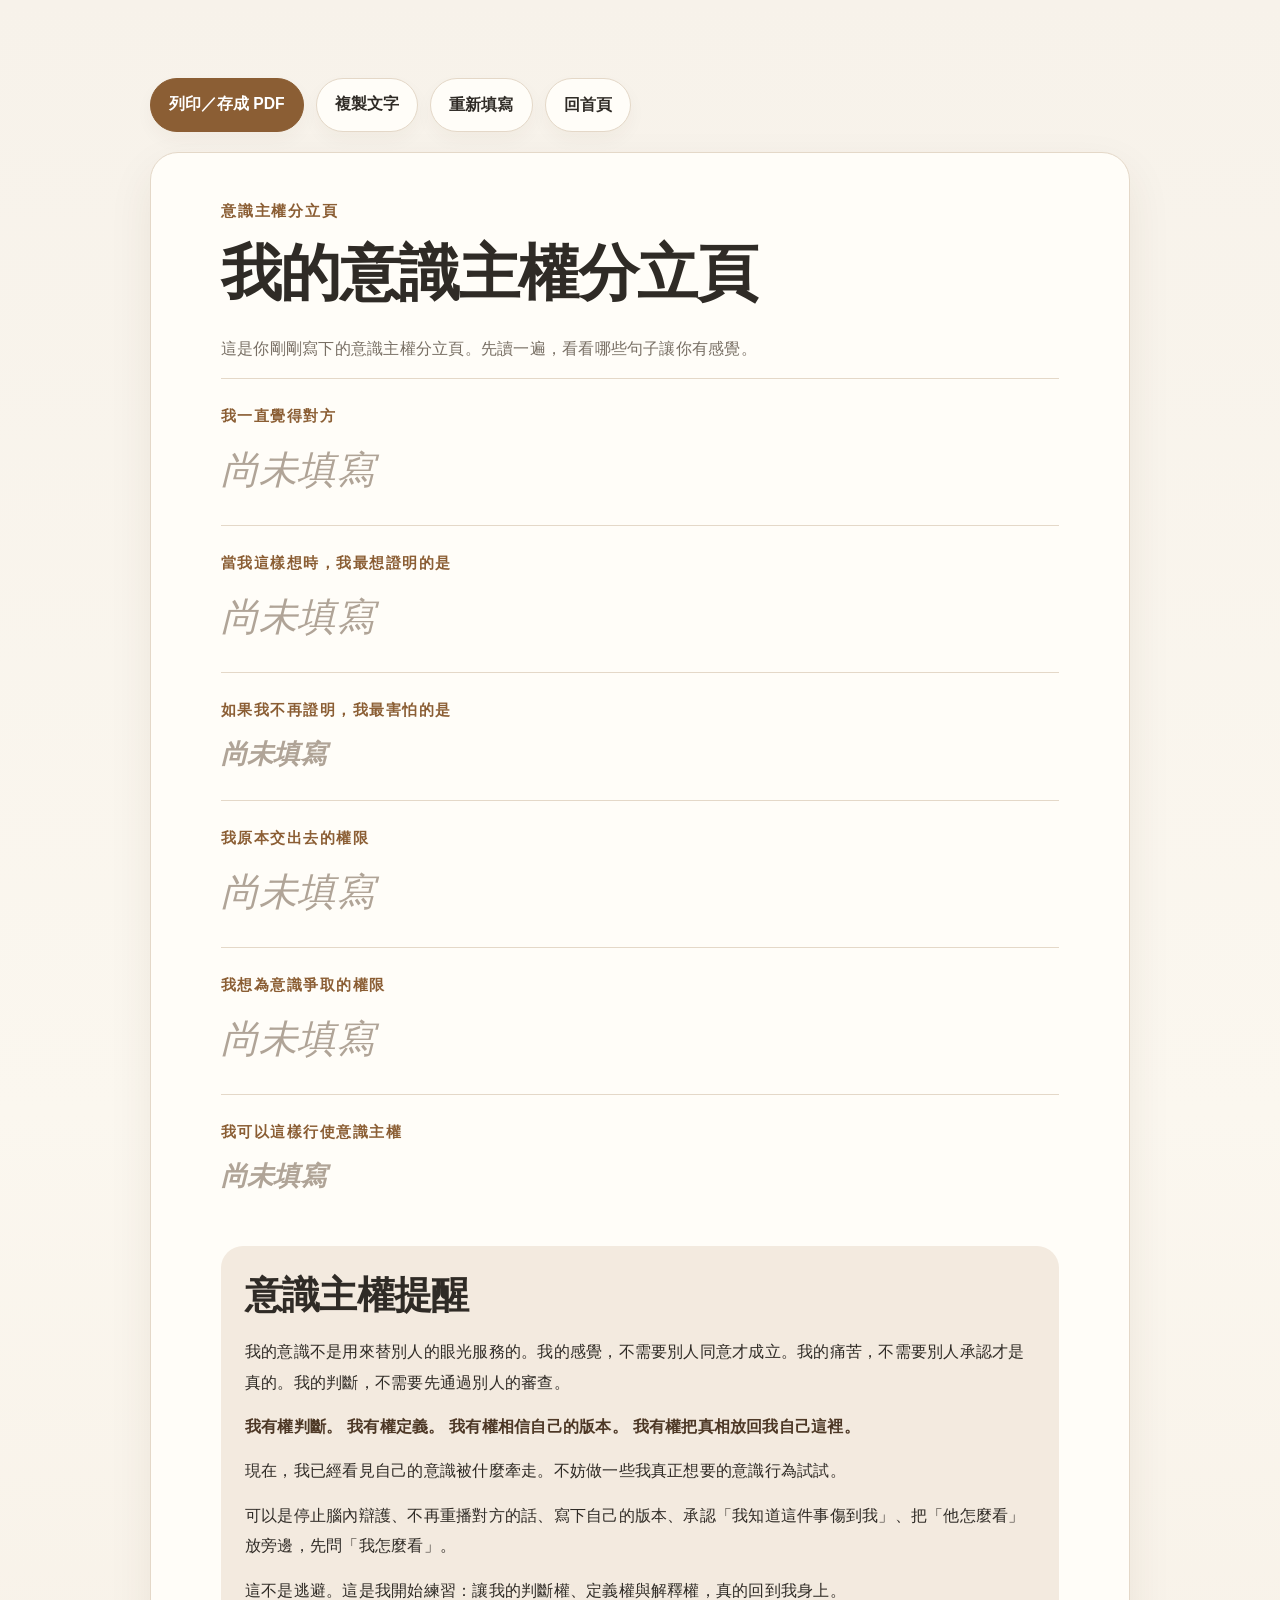
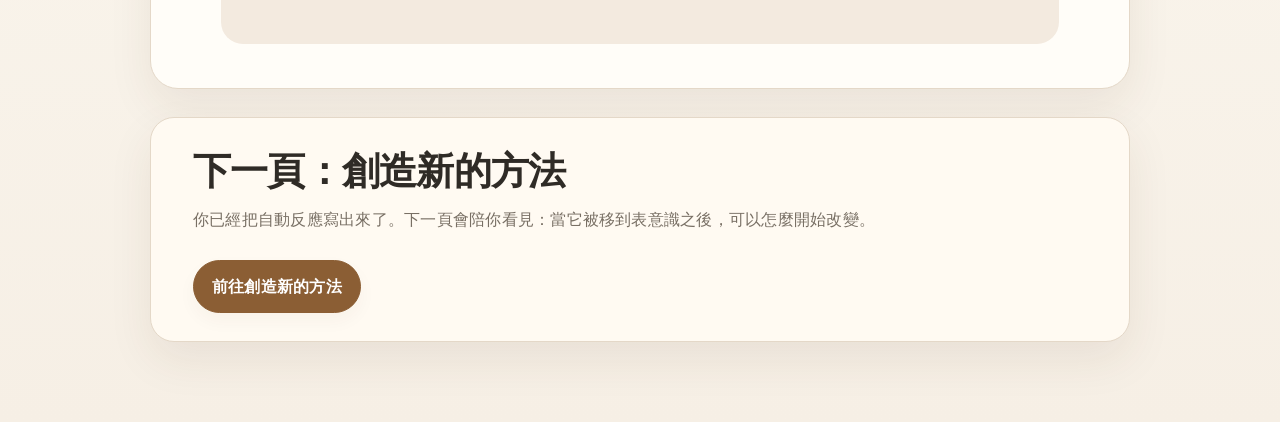
<file: consciousness-result.html>
<!doctype html><html lang="zh-Hant"><head><meta charset="utf-8"><meta name="viewport" content="width=device-width,initial-scale=1"><title>我的意識主權分立頁</title><link rel="stylesheet" href="styles.css"></head><body onload="fillResults('boundary_consciousness')"><main class="container"><div class="actions no-print"><button class="primary" onclick="window.print()">列印／存成 PDF</button><button onclick="copyResult()">複製文字</button><a class="button" href="consciousness.html">重新填寫</a><a class="button" href="index.html">回首頁</a></div>
<section class="print-page"><div class="eyebrow">意識主權分立頁</div><h1>我的意識主權分立頁</h1><p class="muted">這是你剛剛寫下的意識主權分立頁。先讀一遍，看看哪些句子讓你有感覺。</p>
<div class="result-block"><div class="result-label">我一直覺得對方</div><div class="result-text" data-result="thought"></div></div>
<div class="result-block"><div class="result-label">當我這樣想時，我最想證明的是</div><div class="result-text" data-result="prove"></div></div>
<div class="result-block"><div class="result-label">如果我不再證明，我最害怕的是</div><div class="result-text medium" data-result="fear"></div></div>
<div class="result-block"><div class="result-label">我原本交出去的權限</div><div class="result-text" data-result="handed_over"></div></div>
<div class="result-block"><div class="result-label">我想為意識爭取的權限</div><div class="result-text" data-result="right"></div></div>
<div class="result-block"><div class="result-label">我可以這樣行使意識主權</div><div class="result-text medium" data-result="practice"></div></div>
<div class="reminder"><h2>意識主權提醒</h2><p>我的意識不是用來替別人的眼光服務的。我的感覺，不需要別人同意才成立。我的痛苦，不需要別人承認才是真的。我的判斷，不需要先通過別人的審查。</p><p><strong>我有權判斷。 我有權定義。 我有權相信自己的版本。 我有權把真相放回我自己這裡。</strong></p><p>現在，我已經看見自己的意識被什麼牽走。不妨做一些我真正想要的意識行為試試。</p><p>可以是停止腦內辯護、不再重播對方的話、寫下自己的版本、承認「我知道這件事傷到我」、把「他怎麼看」放旁邊，先問「我怎麼看」。</p><p>這不是逃避。這是我開始練習：讓我的判斷權、定義權與解釋權，真的回到我身上。</p></div>
</section>
<section class="method-cta no-print"><h2>下一頁：創造新的方法</h2><p class="muted">你已經把自動反應寫出來了。下一頁會陪你看見：當它被移到表意識之後，可以怎麼開始改變。</p><a class="button primary" href="create-method.html">前往創造新的方法</a></section>
</main><script src="script.js"></script></body></html>
</file>
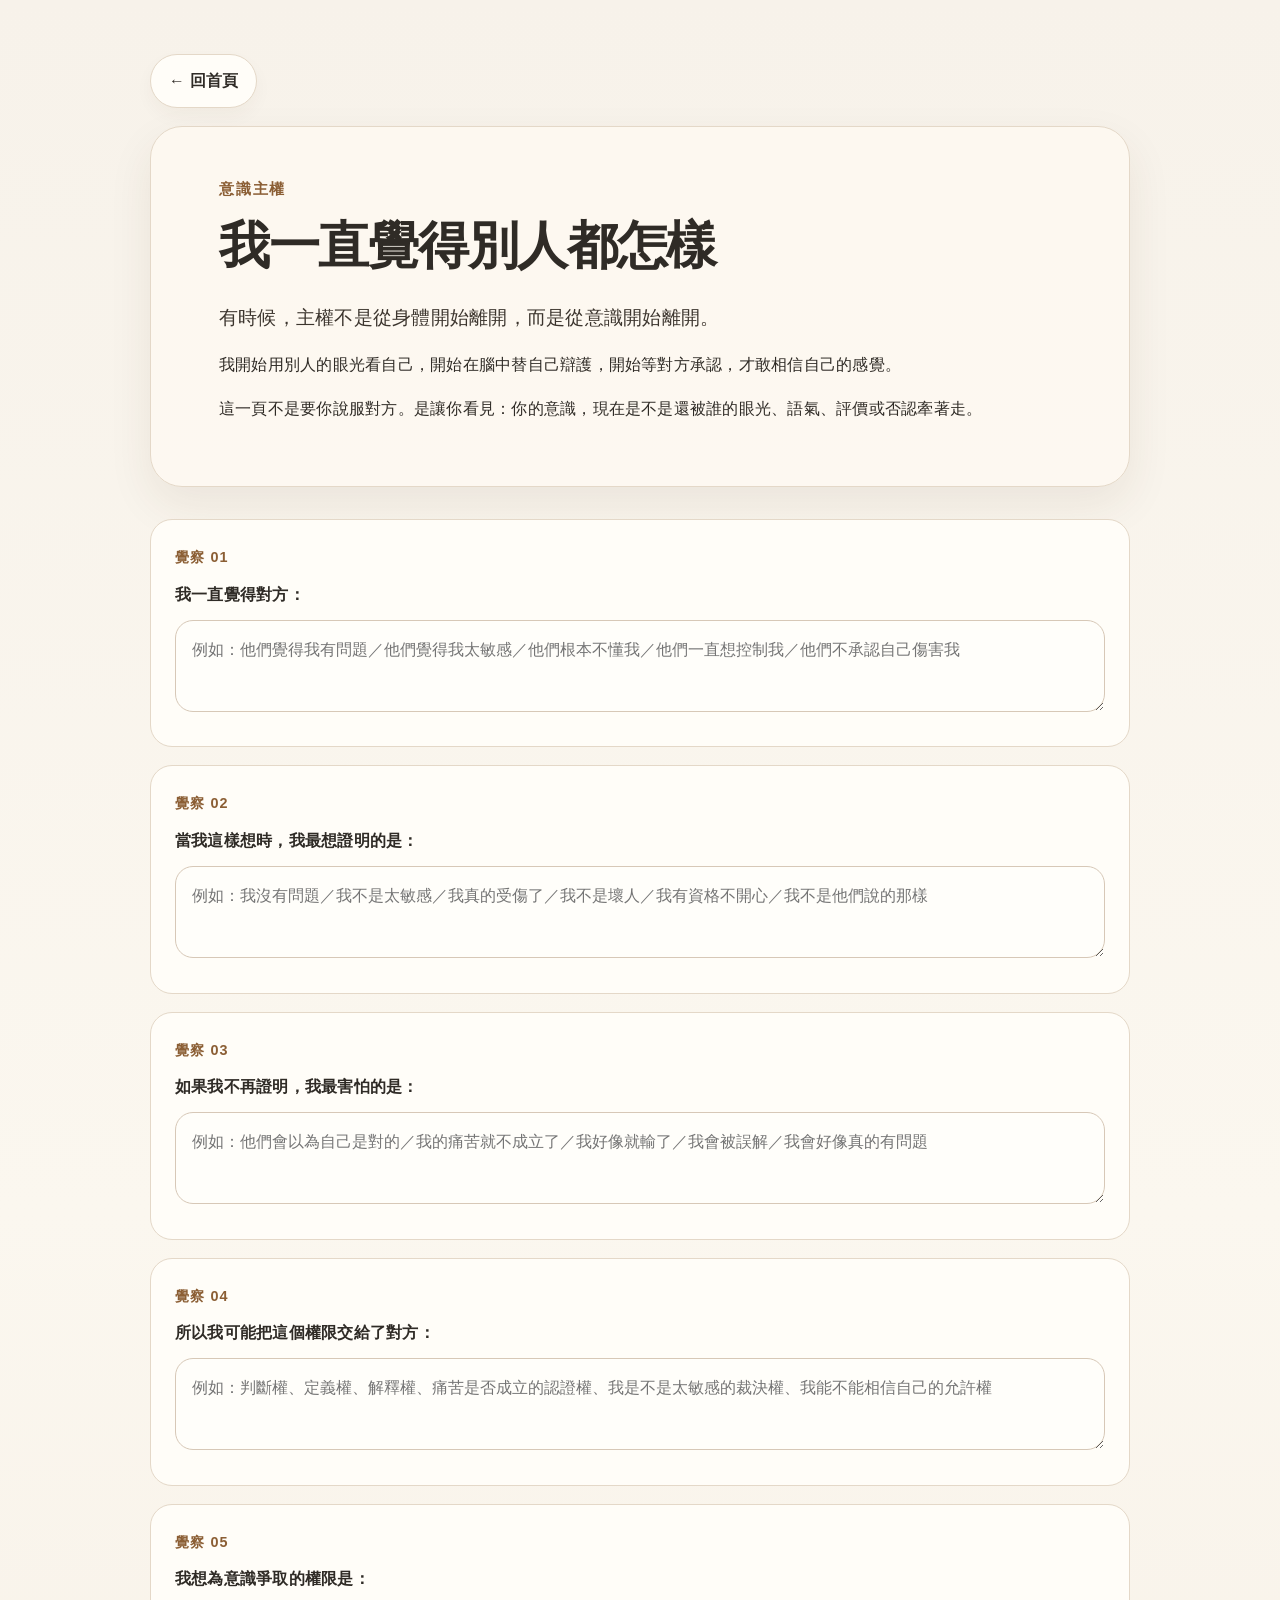
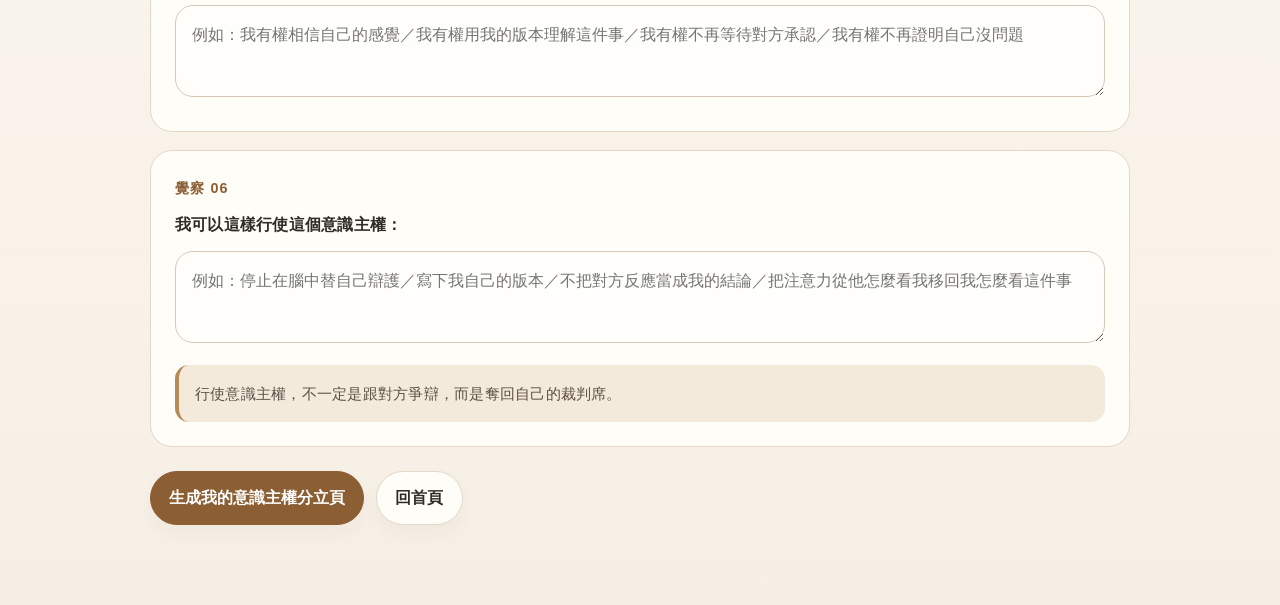
<file: consciousness.html>
<!doctype html><html lang="zh-Hant"><head><meta charset="utf-8"><meta name="viewport" content="width=device-width,initial-scale=1"><title>意識主權</title><link rel="stylesheet" href="styles.css"></head><body><main class="container"><nav class="nav no-print"><a href="index.html">← 回首頁</a></nav>
<section class="hero"><div class="eyebrow">意識主權</div><h1>我一直覺得別人都怎樣</h1><p class="lead">有時候，主權不是從身體開始離開，而是從意識開始離開。</p><p>我開始用別人的眼光看自己，開始在腦中替自己辯護，開始等對方承認，才敢相信自己的感覺。</p><p>這一頁不是要你說服對方。是讓你看見：你的意識，現在是不是還被誰的眼光、語氣、評價或否認牽著走。</p></section>
<form data-form>
<section class="prompt-card"><div class="num">覺察 01</div><label>我一直覺得對方：</label><textarea name="thought" placeholder="例如：他們覺得我有問題／他們覺得我太敏感／他們根本不懂我／他們一直想控制我／他們不承認自己傷害我"></textarea></section>
<section class="prompt-card"><div class="num">覺察 02</div><label>當我這樣想時，我最想證明的是：</label><textarea name="prove" placeholder="例如：我沒有問題／我不是太敏感／我真的受傷了／我不是壞人／我有資格不開心／我不是他們說的那樣"></textarea></section>
<section class="prompt-card"><div class="num">覺察 03</div><label>如果我不再證明，我最害怕的是：</label><textarea name="fear" placeholder="例如：他們會以為自己是對的／我的痛苦就不成立了／我好像就輸了／我會被誤解／我會好像真的有問題"></textarea></section>
<section class="prompt-card"><div class="num">覺察 04</div><label>所以我可能把這個權限交給了對方：</label><textarea name="handed_over" placeholder="例如：判斷權、定義權、解釋權、痛苦是否成立的認證權、我是不是太敏感的裁決權、我能不能相信自己的允許權"></textarea></section>
<section class="prompt-card"><div class="num">覺察 05</div><label>我想為意識爭取的權限是：</label><textarea name="right" placeholder="例如：我有權相信自己的感覺／我有權用我的版本理解這件事／我有權不再等待對方承認／我有權不再證明自己沒問題"></textarea></section>
<section class="prompt-card"><div class="num">覺察 06</div><label>我可以這樣行使這個意識主權：</label><textarea name="practice" placeholder="例如：停止在腦中替自己辯護／寫下我自己的版本／不把對方反應當成我的結論／把注意力從他怎麼看我移回我怎麼看這件事"></textarea><div class="hint">行使意識主權，不一定是跟對方爭辯，而是奪回自己的裁判席。</div></section>
<div class="actions no-print"><button type="button" class="primary" onclick="saveAndGo('boundary_consciousness','consciousness-result.html')">生成我的意識主權分立頁</button><a class="button" href="index.html">回首頁</a></div>
</form></main><script src="script.js"></script></body></html>
</file>
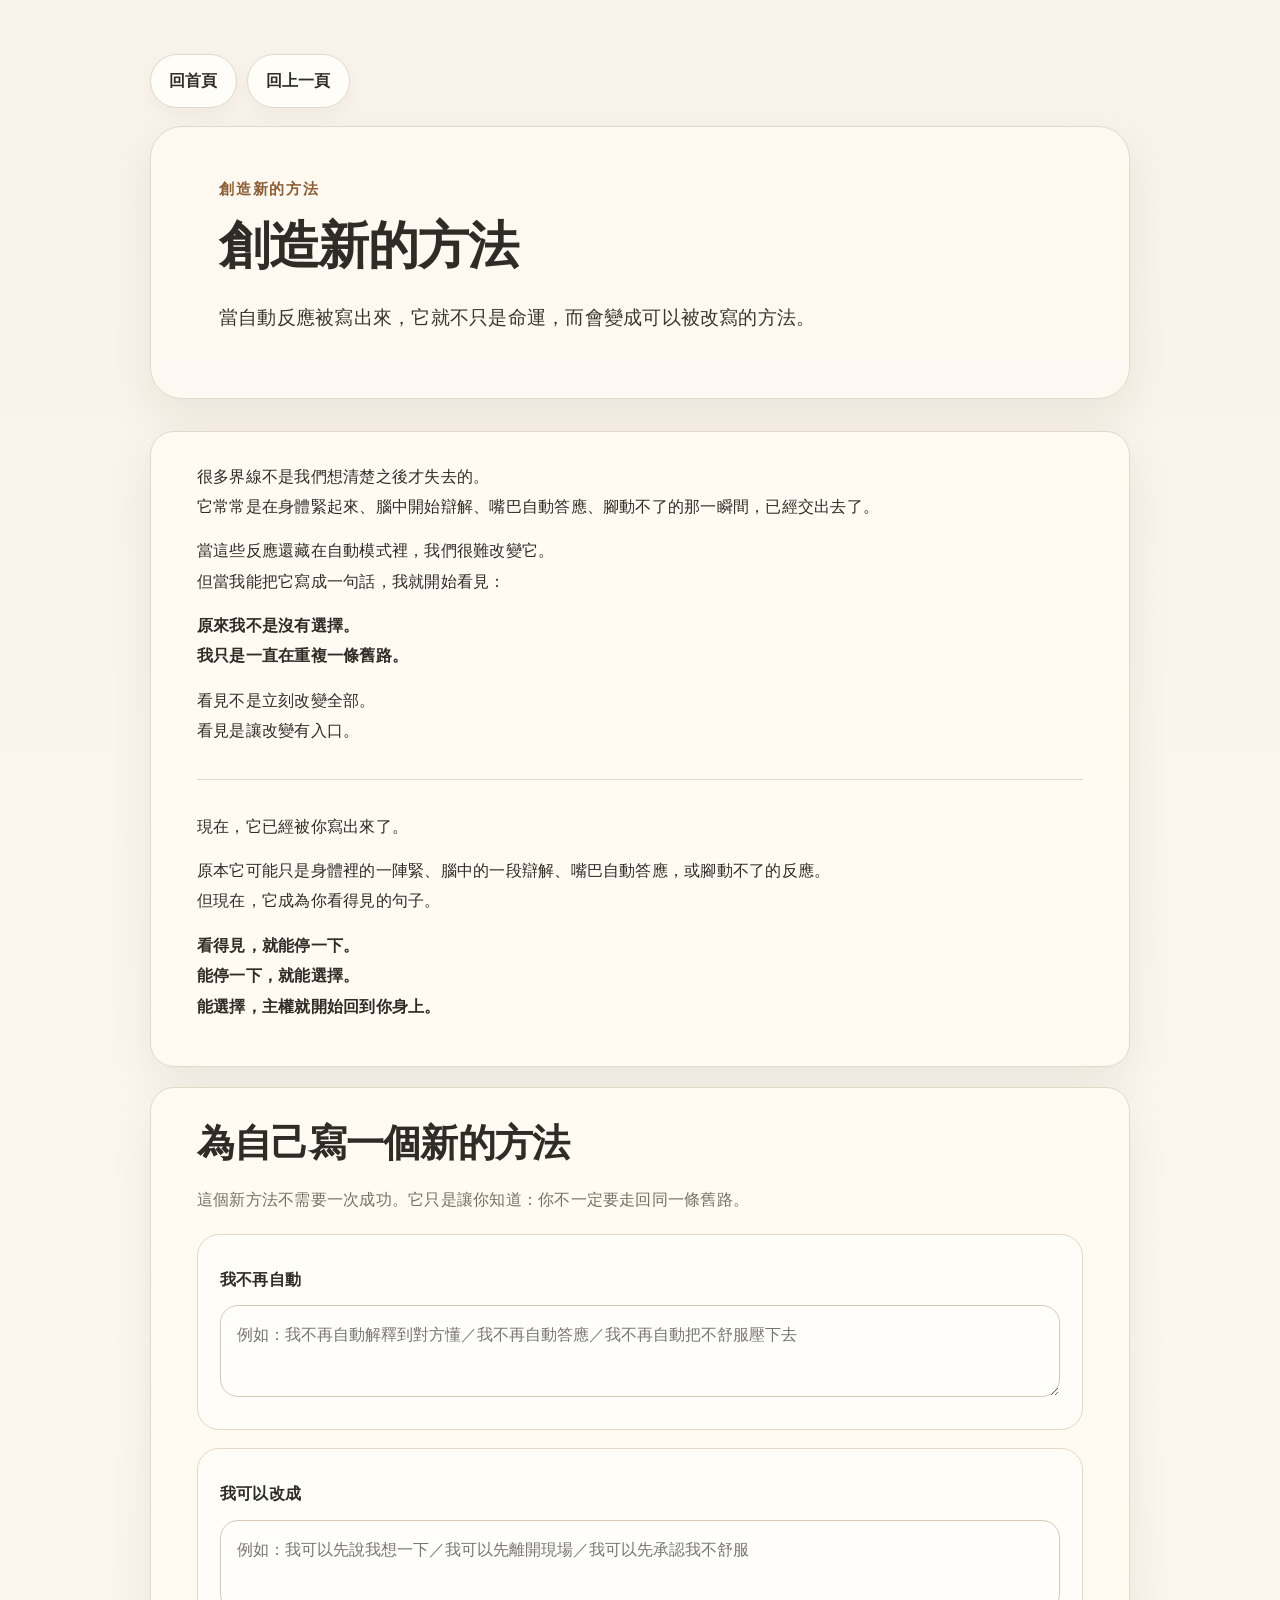
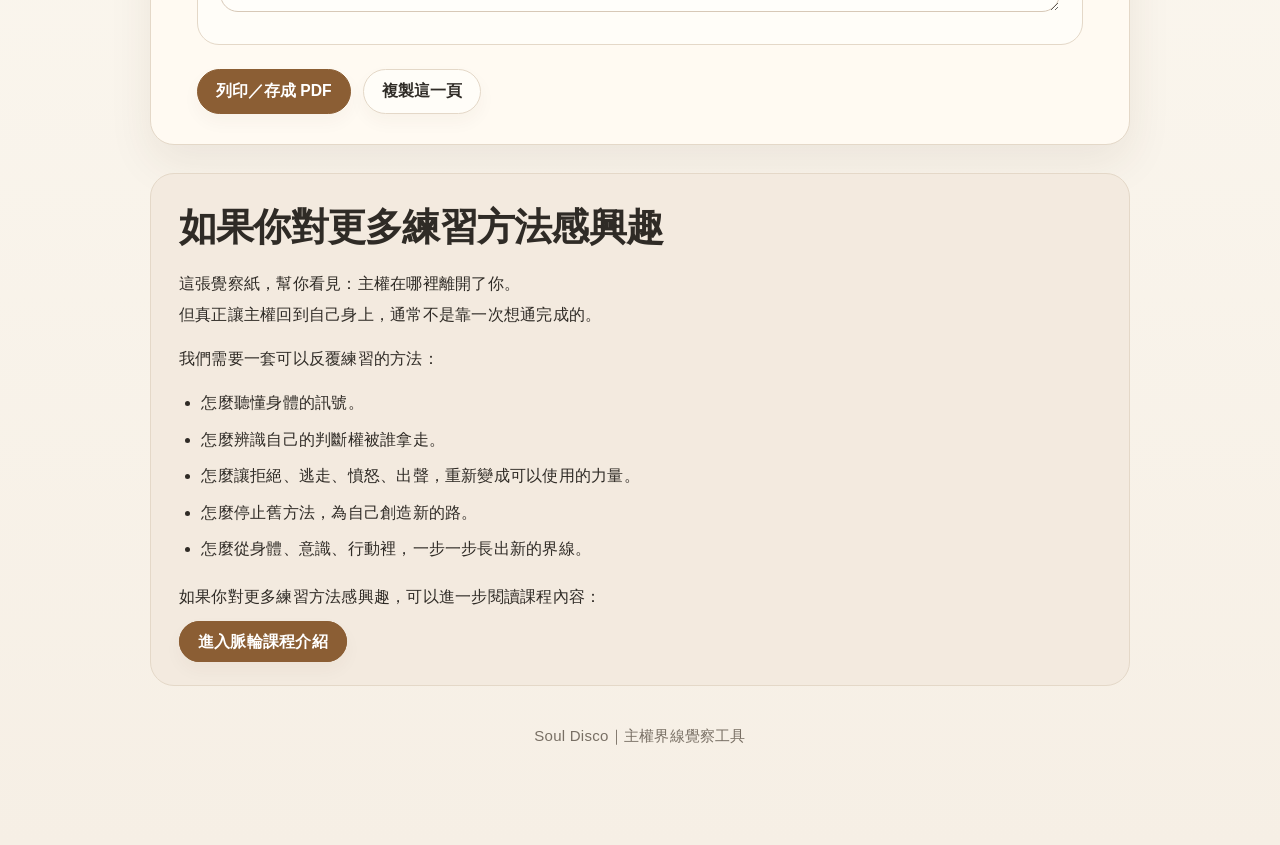
<file: create-method.html>
<!doctype html><html lang="zh-Hant"><head><meta charset="utf-8"><meta name="viewport" content="width=device-width,initial-scale=1"><title>創造新的方法</title><link rel="stylesheet" href="styles.css"></head><body><main class="container"><nav class="nav no-print"><a href="index.html">回首頁</a><a href="javascript:history.back()">回上一頁</a></nav>
<section class="hero"><div class="eyebrow">創造新的方法</div><h1>創造新的方法</h1><p class="lead">當自動反應被寫出來，它就不只是命運，而會變成可以被改寫的方法。</p></section>
<section class="section-card">
<p>很多界線不是我們想清楚之後才失去的。<br>它常常是在身體緊起來、腦中開始辯解、嘴巴自動答應、腳動不了的那一瞬間，已經交出去了。</p>
<p>當這些反應還藏在自動模式裡，我們很難改變它。<br>但當我能把它寫成一句話，我就開始看見：</p>
<p><strong>原來我不是沒有選擇。<br>我只是一直在重複一條舊路。</strong></p>
<p>看見不是立刻改變全部。<br>看見是讓改變有入口。</p>
<div class="divider"></div>
<p>現在，它已經被你寫出來了。</p>
<p>原本它可能只是身體裡的一陣緊、腦中的一段辯解、嘴巴自動答應，或腳動不了的反應。<br>但現在，它成為你看得見的句子。</p>
<p><strong>看得見，就能停一下。<br>能停一下，就能選擇。<br>能選擇，主權就開始回到你身上。</strong></p>
</section>
<section class="section-card">
<h2>為自己寫一個新的方法</h2>
<p class="muted">這個新方法不需要一次成功。它只是讓你知道：你不一定要走回同一條舊路。</p>
<div class="method-field"><label for="old-way">我不再自動</label><textarea id="old-way" placeholder="例如：我不再自動解釋到對方懂／我不再自動答應／我不再自動把不舒服壓下去"></textarea></div>
<div class="method-field"><label for="new-way">我可以改成</label><textarea id="new-way" placeholder="例如：我可以先說我想一下／我可以先離開現場／我可以先承認我不舒服"></textarea></div>
<div class="actions no-print"><button class="primary" onclick="window.print()">列印／存成 PDF</button><button onclick="copyMethod()">複製這一頁</button></div>
</section>
<section class="course-box no-print">
<h2>如果你對更多練習方法感興趣</h2>
<p>這張覺察紙，幫你看見：主權在哪裡離開了你。<br>但真正讓主權回到自己身上，通常不是靠一次想通完成的。</p>
<p>我們需要一套可以反覆練習的方法：</p>
<ul>
<li>怎麼聽懂身體的訊號。</li>
<li>怎麼辨識自己的判斷權被誰拿走。</li>
<li>怎麼讓拒絕、逃走、憤怒、出聲，重新變成可以使用的力量。</li>
<li>怎麼停止舊方法，為自己創造新的路。</li>
<li>怎麼從身體、意識、行動裡，一步一步長出新的界線。</li>
</ul>
<p>如果你對更多練習方法感興趣，可以進一步閱讀課程內容：</p>
<a class="button primary" href="https://sibylfur.github.io/Soul-disco-course-journey/">進入脈輪課程介紹</a>
</section>
<p class="footer-note no-print">Soul Disco｜主權界線覺察工具</p>
</main><script src="script.js"></script><script>function copyMethod(){const text=document.body.innerText;navigator.clipboard.writeText(text).then(()=>alert('已複製文字'));}</script></body></html>
</file>
<file: styles.css>
:root{
  --bg:#f7f2ea;
  --paper:#fffaf2;
  --card:#fffdf8;
  --ink:#2f2b26;
  --muted:#786f64;
  --line:#e4d8c8;
  --accent:#8b5e34;
  --accent2:#b88a55;
  --soft:#efe3d2;
  --shadow:0 18px 45px rgba(74,48,24,.08);
  --radius:24px;
}
*{box-sizing:border-box}
html{scroll-behavior:smooth}
body{
  margin:0;
  font-family:-apple-system,BlinkMacSystemFont,"Noto Sans TC","PingFang TC","Microsoft JhengHei",sans-serif;
  background:linear-gradient(180deg,var(--bg),#fbf7ef 55%,#f6efe5);
  color:var(--ink);
  line-height:1.9;
  letter-spacing:.015em;
}
a{color:inherit;text-decoration:none}
.container{width:min(980px,calc(100% - 32px));margin:0 auto;padding:54px 0 80px}
.hero{
  background:rgba(255,250,242,.78);
  border:1px solid var(--line);
  border-radius:32px;
  box-shadow:var(--shadow);
  padding:48px clamp(24px,6vw,68px);
  margin-bottom:32px;
}
.eyebrow{color:var(--accent);font-weight:700;font-size:.95rem;letter-spacing:.12em;margin-bottom:10px}
h1{font-size:clamp(1.9rem,5vw,3.2rem);line-height:1.25;letter-spacing:-.025em;margin:0 0 22px;font-weight:700}
h2{font-size:clamp(1.55rem,3.2vw,2.4rem);line-height:1.28;margin:0 0 18px;letter-spacing:-.02em}
h3{font-size:1.22rem;margin:0 0 12px;line-height:1.55}
p{margin:0 0 14px}.lead{font-size:1.18rem;color:#3c352e}.muted{color:var(--muted)}
.divider{height:1px;background:var(--line);margin:32px 0}
.grid{display:grid;grid-template-columns:repeat(2,minmax(0,1fr));gap:18px;margin-top:22px}
.entry-card{
  display:block;background:var(--card);border:1px solid var(--line);border-radius:24px;padding:26px;box-shadow:0 10px 30px rgba(74,48,24,.05);transition:.2s ease;
}
.entry-card:hover{transform:translateY(-2px);border-color:#d1b99b;box-shadow:0 16px 36px rgba(74,48,24,.08)}
.entry-card .tag{display:inline-block;color:var(--accent);background:#f2e4d3;border:1px solid #e4cdae;border-radius:999px;font-size:.82rem;font-weight:700;padding:3px 10px;margin-bottom:12px}
.entry-card strong{display:block;font-size:1.28rem;margin-bottom:8px}.entry-card .question{font-weight:800;color:#4b3825;margin-top:14px}
.nav{display:flex;gap:10px;flex-wrap:wrap;margin-bottom:18px}.nav a,.button,button{
  appearance:none;border:1px solid var(--line);border-radius:999px;background:var(--card);color:var(--ink);padding:11px 18px;font-weight:750;cursor:pointer;font-size:.98rem;box-shadow:0 8px 18px rgba(74,48,24,.04)
}
.button.primary,button.primary{background:var(--accent);border-color:var(--accent);color:white}.button:hover,button:hover,.nav a:hover{filter:brightness(.98);transform:translateY(-1px)}
.section-card{background:var(--paper);border:1px solid var(--line);border-radius:var(--radius);padding:30px clamp(20px,5vw,46px);box-shadow:var(--shadow);margin:20px 0}
.prompt-card{background:var(--card);border:1px solid var(--line);border-radius:22px;padding:24px;margin:18px 0}.prompt-card .num{color:var(--accent);font-weight:850;font-size:.9rem;letter-spacing:.08em;text-transform:uppercase}.hint{background:#f4eadc;border-left:4px solid var(--accent2);padding:14px 16px;border-radius:14px;color:#5c5045;margin-top:12px;font-size:.96rem}
label{display:block;font-weight:850;margin:8px 0 10px}textarea,input[type=text]{
  width:100%;min-height:92px;border:1px solid #d7c8b7;border-radius:18px;background:#fffefa;color:var(--ink);font:inherit;line-height:1.75;padding:15px 16px;resize:vertical;outline:none
}
textarea:focus,input[type=text]:focus{border-color:var(--accent2);box-shadow:0 0 0 4px rgba(184,138,85,.14)}
.actions{display:flex;gap:12px;flex-wrap:wrap;margin-top:24px}.small{font-size:.92rem;color:var(--muted)}
.print-page{background:#fffdf8;border:1px solid var(--line);border-radius:28px;padding:44px clamp(22px,6vw,70px);box-shadow:var(--shadow);margin:20px 0 28px}.print-page h1{font-size:clamp(2rem,5vw,3.8rem)}
.result-block{border-top:1px solid var(--line);padding:24px 0}.result-block:first-of-type{border-top:none}.result-label{color:var(--accent);font-size:.92rem;font-weight:850;letter-spacing:.1em;margin-bottom:8px}.result-text{font-size:clamp(1.35rem,3.8vw,2.4rem);line-height:1.62;font-weight:850;white-space:pre-wrap;color:#2d251e}.result-text.medium{font-size:clamp(1.15rem,2.8vw,1.65rem);font-weight:750}.reminder{background:#f3eadf;border-radius:22px;padding:24px;margin-top:24px}.reminder strong{color:#4d3826}.footer-note{text-align:center;color:var(--muted);margin-top:36px;font-size:.94rem}.empty{color:#b0a497;font-style:italic;font-weight:500}

.method-cta{background:var(--paper);border:1px solid var(--line);border-radius:24px;padding:28px clamp(20px,5vw,42px);box-shadow:var(--shadow);margin:26px 0 0}.method-cta h2{margin-bottom:10px}.method-cta .button{display:inline-block;margin-top:10px}.method-field{background:#fffdf8;border:1px solid var(--line);border-radius:22px;padding:22px;margin:18px 0}.course-box{background:#f3eadf;border:1px solid var(--line);border-radius:24px;padding:28px;margin-top:28px}.course-box ul{margin:12px 0 18px;padding-left:1.4em}.course-box li{margin:6px 0}.blank-line{display:inline-block;min-width:10em;border-bottom:1px solid var(--accent2);height:1.4em;vertical-align:baseline}
@media(max-width:720px){.container{width:min(100% - 24px,980px);padding:28px 0 56px}.hero,.section-card{border-radius:24px;padding:28px 20px}.grid{grid-template-columns:1fr}.entry-card{padding:22px}.prompt-card{padding:20px}.actions{flex-direction:column}.actions .button,.actions button{width:100%;text-align:center}.print-page{padding:28px 20px;border-radius:24px}}
@media print{
  body{background:white;color:#111}.no-print,.nav,.actions,.footer-note{display:none!important}.container{width:100%;padding:0}.print-page{box-shadow:none;border:none;margin:0;padding:0;background:white}.result-text{color:#111}.reminder{background:#f6f6f6;break-inside:avoid}.result-block{break-inside:avoid}.hero,.section-card{box-shadow:none;border:none;background:white}
}
</file>
